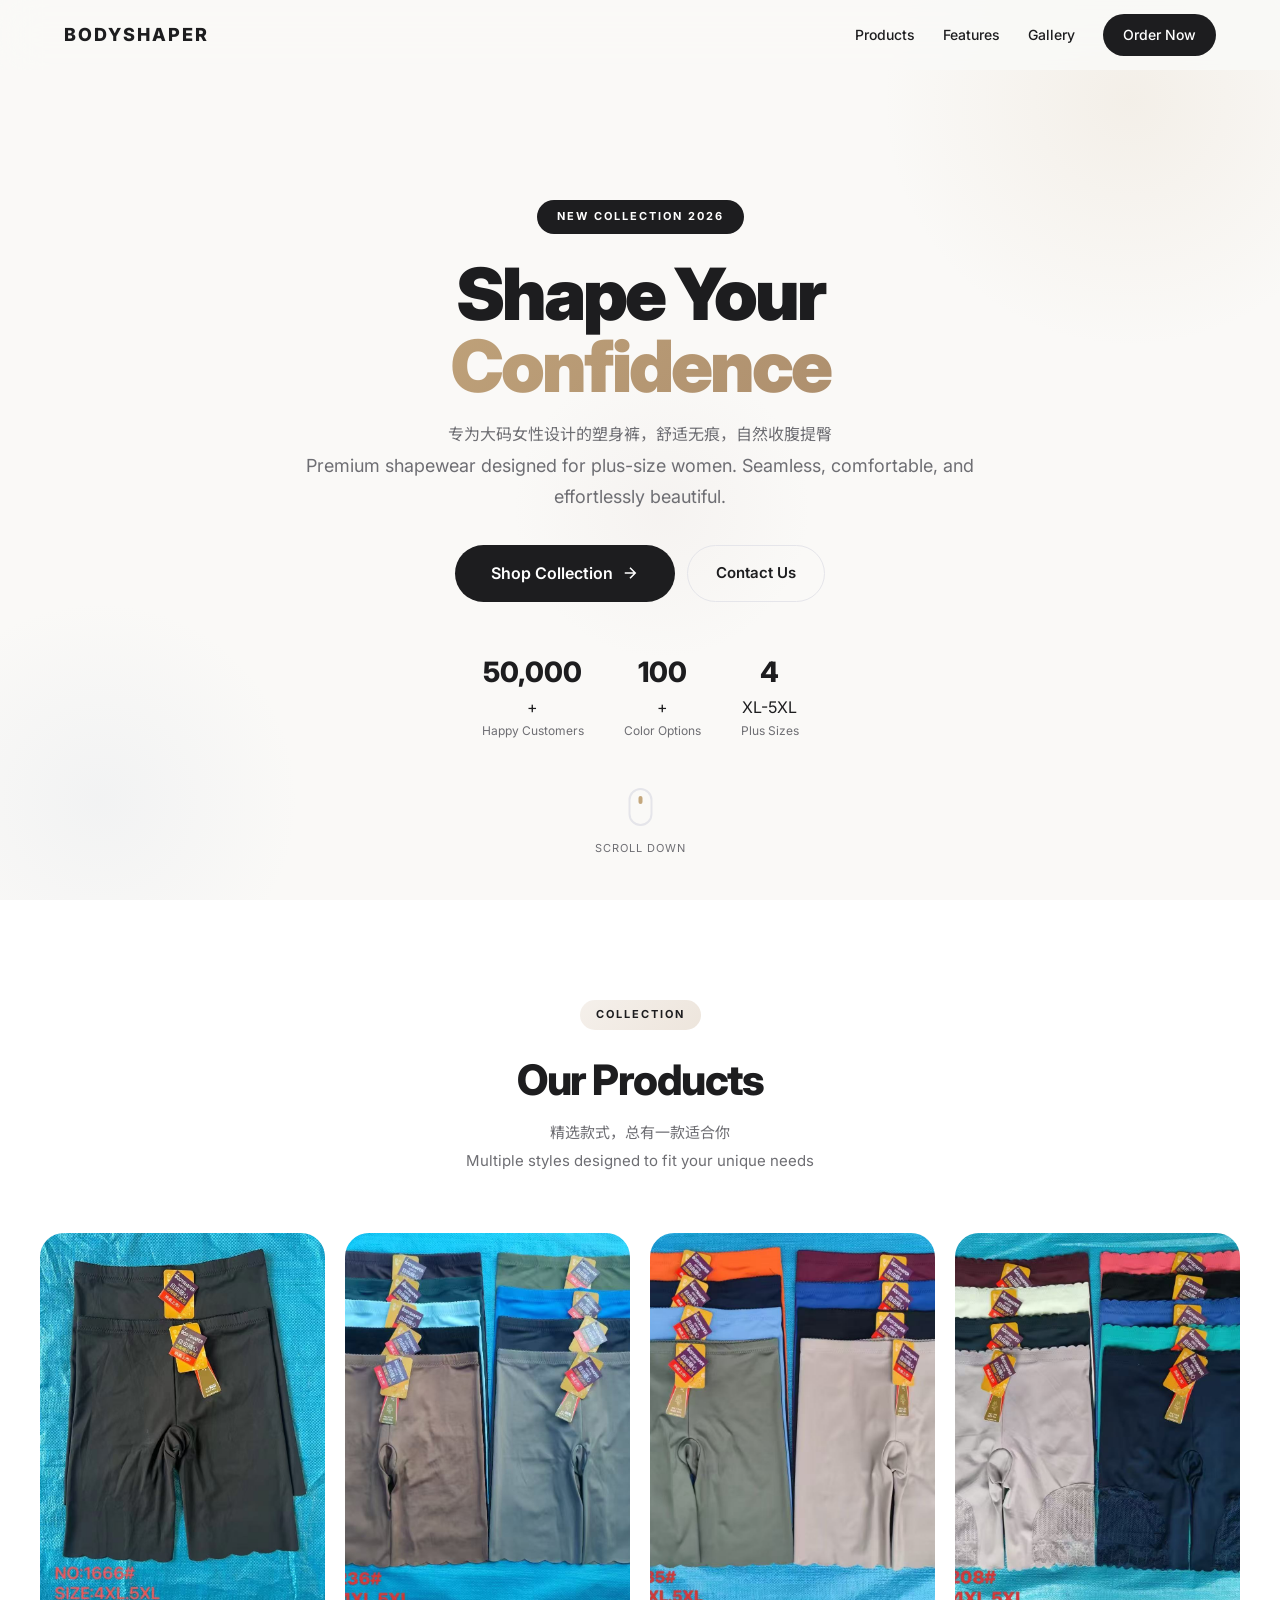
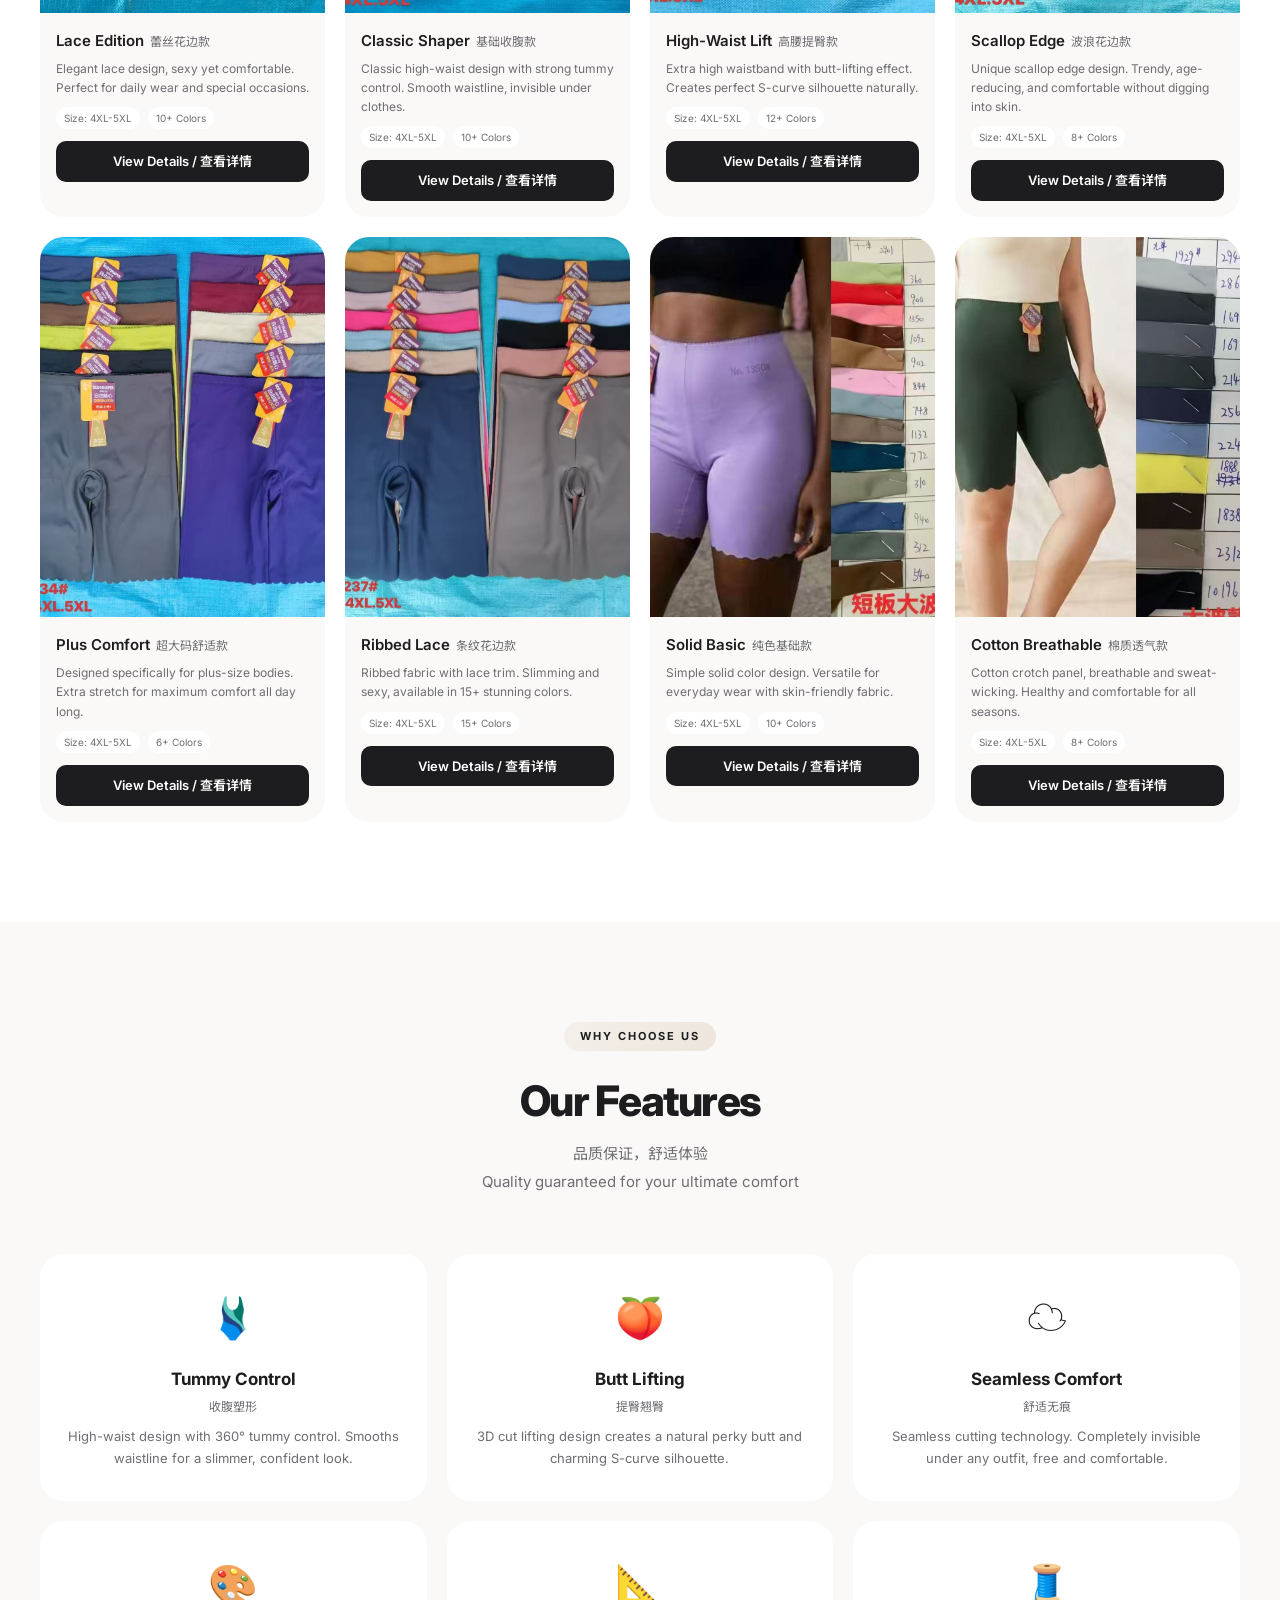
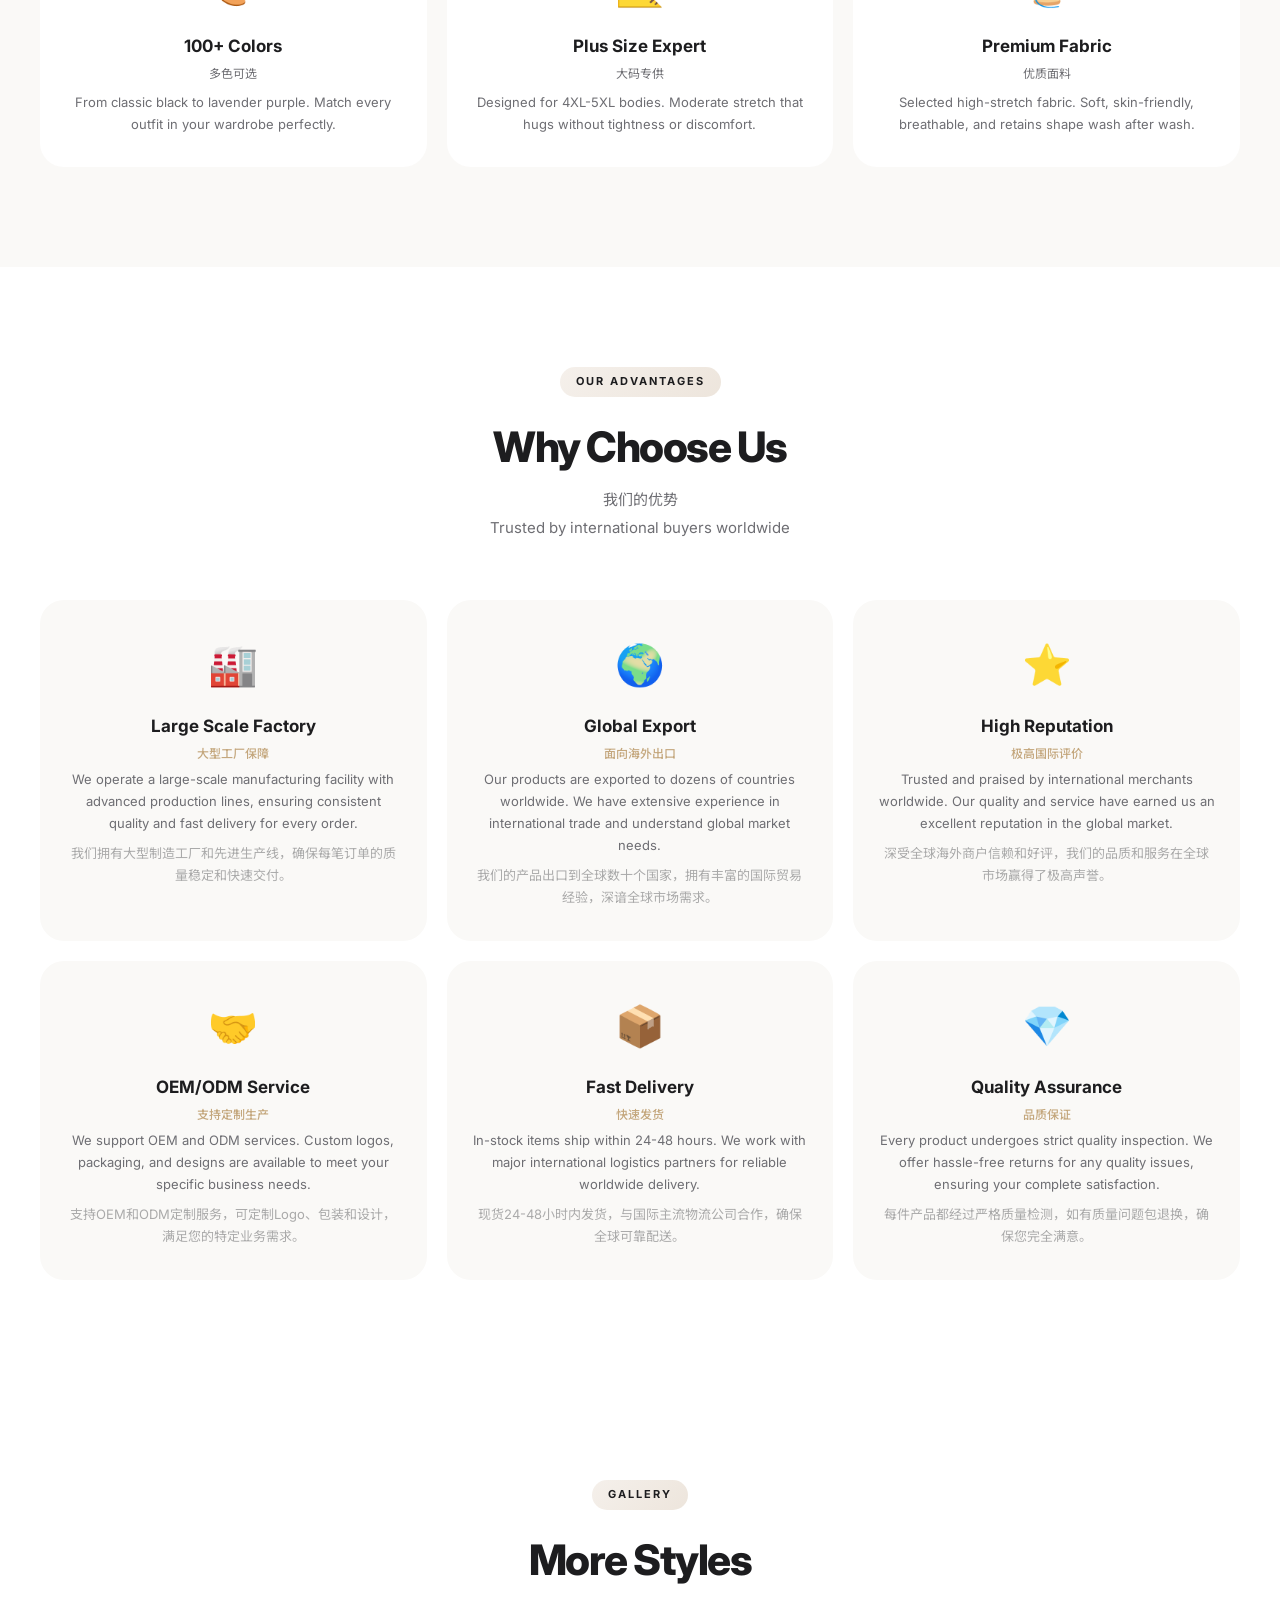
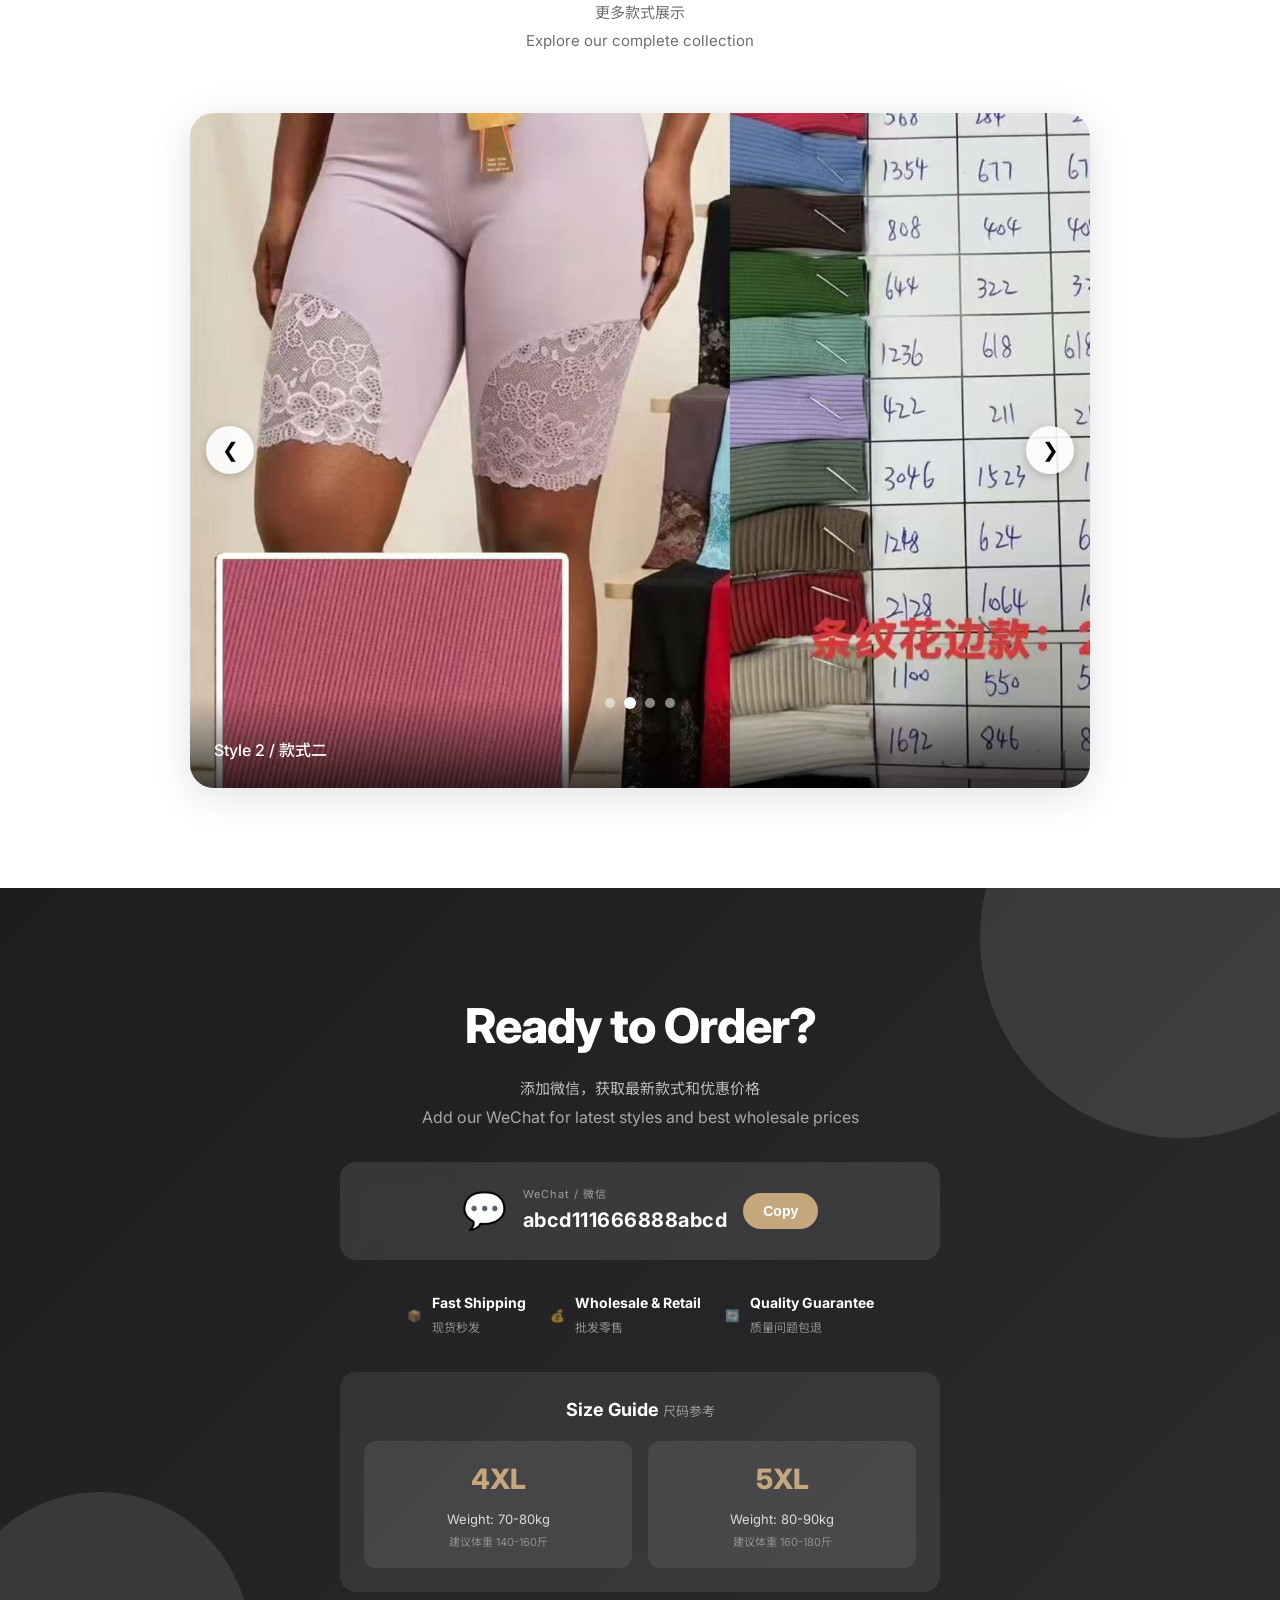
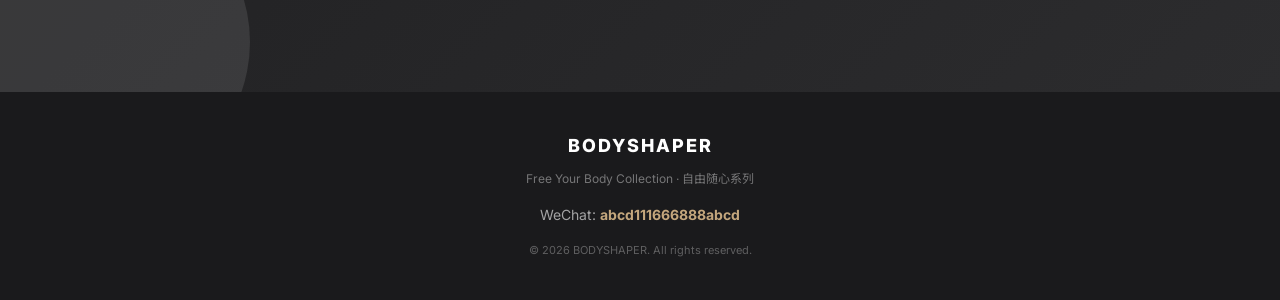
<file: index.html>
<!DOCTYPE html>
<html lang="en">
<head>
    <meta charset="UTF-8">
    <meta name="viewport" content="width=device-width, initial-scale=1.0, maximum-scale=1.0, user-scalable=no">
    <title>BODYSHAPER | Plus Size Shapewear | 自由随心系列</title>
    <link rel="stylesheet" href="styles.css">
    <link href="https://fonts.googleapis.com/css2?family=Inter:wght@300;400;500;600;700;800;900&family=Noto+Sans+SC:wght@300;400;500;700&display=swap" rel="stylesheet">
</head>
<body>
    <!-- 加载动画 -->
    <div class="preloader" id="preloader">
        <div class="preloader-content">
            <div class="preloader-logo">BODYSHAPER</div>
            <div class="preloader-bar"></div>
        </div>
    </div>

    <!-- 导航栏 -->
    <nav class="navbar" id="navbar">
        <div class="nav-content">
            <div class="logo">BODYSHAPER</div>
            <div class="nav-links">
                <a href="#products">Products</a>
                <a href="#features">Features</a>
                <a href="#gallery">Gallery</a>
                <a href="#contact" class="btn-nav">Order Now</a>
            </div>
            <div class="mobile-menu" id="mobileMenu">
                <span></span><span></span><span></span>
            </div>
        </div>
    </nav>

    <!-- 移动端菜单 -->
    <div class="mobile-nav" id="mobileNav">
        <a href="#products">Products</a>
        <a href="#features">Features</a>
        <a href="#gallery">Gallery</a>
        <a href="#contact" class="btn-primary">Order Now</a>
    </div>

    <!-- 英雄区域 -->
    <section class="hero" id="hero">
        <div class="hero-bg">
            <div class="hero-circle hero-circle-1"></div>
            <div class="hero-circle hero-circle-2"></div>
            <div class="hero-circle hero-circle-3"></div>
        </div>
        <div class="hero-content">
            <div class="hero-badge">NEW COLLECTION 2026</div>
            <h1>
                <span class="hero-line">Shape Your</span>
                <span class="hero-line gradient-text">Confidence</span>
            </h1>
            <p class="hero-subtitle-cn">专为大码女性设计的塑身裤，舒适无痕，自然收腹提臀</p>
            <p class="hero-subtitle">Premium shapewear designed for plus-size women. Seamless, comfortable, and effortlessly beautiful.</p>
            <div class="hero-buttons">
                <a href="#products" class="btn-primary btn-large">
                    <span>Shop Collection</span>
                    <svg width="18" height="18" viewBox="0 0 24 24" fill="none" stroke="currentColor" stroke-width="2"><path d="M5 12h14M12 5l7 7-7 7"/></svg>
                </a>
                <a href="#contact" class="btn-secondary">Contact Us</a>
            </div>
            <div class="hero-stats">
                <div class="stat">
                    <span class="stat-number" data-count="50000">0</span>+
                    <span class="stat-label">Happy Customers</span>
                </div>
                <div class="stat">
                    <span class="stat-number" data-count="100">0</span>+
                    <span class="stat-label">Color Options</span>
                </div>
                <div class="stat">
                    <span class="stat-number" data-count="4">0</span>XL-5XL
                    <span class="stat-label">Plus Sizes</span>
                </div>
            </div>
        </div>
    </section>

    <!-- 滚动提示 -->
    <div class="scroll-indicator">
        <div class="scroll-mouse">
            <div class="scroll-wheel"></div>
        </div>
        <span>Scroll Down</span>
    </div>

    <!-- 产品系列 -->
    <section id="products" class="products">
        <div class="section-header">
            <div class="section-tag">COLLECTION</div>
            <h2>Our Products</h2>
            <p class="section-subtitle-cn">精选款式，总有一款适合你</p>
            <p>Multiple styles designed to fit your unique needs</p>
        </div>
        <div class="products-grid">
            <!-- 款式1 -->
            <a href="product.html?img=product-1.jpg" class="product-card" data-aos="fade-up">
                <div class="product-image">
                    <img src="product-1.jpg" alt="Lace Shapewear">
                    <div class="product-overlay">
                        <span class="product-badge">HOT</span>
                        <span class="btn-quick-view">View Details</span>
                    </div>
                </div>
                <div class="product-info">
                    <h3>Lace Edition <span class="product-cn">蕾丝花边款</span></h3>
                    <p>Elegant lace design, sexy yet comfortable. Perfect for daily wear and special occasions.</p>
                    <div class="product-meta">
                        <span>Size: 4XL-5XL</span>
                        <span>10+ Colors</span>
                    </div>
                    <span class="btn-product">View Details / 查看详情</span>
                </div>
            </a>

            <!-- 款式2 -->
            <a href="product.html?img=product-2.jpg" class="product-card" data-aos="fade-up" data-aos-delay="100">
                <div class="product-image">
                    <img src="product-2.jpg" alt="Classic Shaper">
                    <div class="product-overlay">
                        <span class="btn-quick-view">View Details</span>
                    </div>
                </div>
                <div class="product-info">
                    <h3>Classic Shaper <span class="product-cn">基础收腹款</span></h3>
                    <p>Classic high-waist design with strong tummy control. Smooth waistline, invisible under clothes.</p>
                    <div class="product-meta">
                        <span>Size: 4XL-5XL</span>
                        <span>10+ Colors</span>
                    </div>
                    <span class="btn-product">View Details / 查看详情</span>
                </div>
            </a>

            <!-- 款式3 -->
            <a href="product.html?img=product-3.jpg" class="product-card" data-aos="fade-up" data-aos-delay="200">
                <div class="product-image">
                    <img src="product-3.jpg" alt="High-Waist Lift">
                    <div class="product-overlay">
                        <span class="product-badge new">NEW</span>
                        <span class="btn-quick-view">View Details</span>
                    </div>
                </div>
                <div class="product-info">
                    <h3>High-Waist Lift <span class="product-cn">高腰提臀款</span></h3>
                    <p>Extra high waistband with butt-lifting effect. Creates perfect S-curve silhouette naturally.</p>
                    <div class="product-meta">
                        <span>Size: 4XL-5XL</span>
                        <span>12+ Colors</span>
                    </div>
                    <span class="btn-product">View Details / 查看详情</span>
                </div>
            </a>

            <!-- 款式4 -->
            <a href="product.html?img=product-4.jpg" class="product-card" data-aos="fade-up">
                <div class="product-image">
                    <img src="product-4.jpg" alt="Scallop Edge">
                    <div class="product-overlay">
                        <span class="btn-quick-view">View Details</span>
                    </div>
                </div>
                <div class="product-info">
                    <h3>Scallop Edge <span class="product-cn">波浪花边款</span></h3>
                    <p>Unique scallop edge design. Trendy, age-reducing, and comfortable without digging into skin.</p>
                    <div class="product-meta">
                        <span>Size: 4XL-5XL</span>
                        <span>8+ Colors</span>
                    </div>
                    <span class="btn-product">View Details / 查看详情</span>
                </div>
            </a>

            <!-- 款式5 -->
            <a href="product.html?img=product-5.jpg" class="product-card" data-aos="fade-up" data-aos-delay="100">
                <div class="product-image">
                    <img src="product-5.jpg" alt="Plus Comfort">
                    <div class="product-overlay">
                        <span class="btn-quick-view">View Details</span>
                    </div>
                </div>
                <div class="product-info">
                    <h3>Plus Comfort <span class="product-cn">超大码舒适款</span></h3>
                    <p>Designed specifically for plus-size bodies. Extra stretch for maximum comfort all day long.</p>
                    <div class="product-meta">
                        <span>Size: 4XL-5XL</span>
                        <span>6+ Colors</span>
                    </div>
                    <span class="btn-product">View Details / 查看详情</span>
                </div>
            </a>

            <!-- 款式6 -->
            <a href="product.html?img=product-6.jpg" class="product-card" data-aos="fade-up" data-aos-delay="200">
                <div class="product-image">
                    <img src="product-6.jpg" alt="Ribbed Lace">
                    <div class="product-overlay">
                        <span class="product-badge">BEST SELLER</span>
                        <span class="btn-quick-view">View Details</span>
                    </div>
                </div>
                <div class="product-info">
                    <h3>Ribbed Lace <span class="product-cn">条纹花边款</span></h3>
                    <p>Ribbed fabric with lace trim. Slimming and sexy, available in 15+ stunning colors.</p>
                    <div class="product-meta">
                        <span>Size: 4XL-5XL</span>
                        <span>15+ Colors</span>
                    </div>
                    <span class="btn-product">View Details / 查看详情</span>
                </div>
            </a>

            <!-- 款式7 -->
            <a href="product.html?img=product-7.jpg" class="product-card" data-aos="fade-up">
                <div class="product-image">
                    <img src="product-7.jpg" alt="Solid Basic">
                    <div class="product-overlay">
                        <span class="btn-quick-view">View Details</span>
                    </div>
                </div>
                <div class="product-info">
                    <h3>Solid Basic <span class="product-cn">纯色基础款</span></h3>
                    <p>Simple solid color design. Versatile for everyday wear with skin-friendly fabric.</p>
                    <div class="product-meta">
                        <span>Size: 4XL-5XL</span>
                        <span>10+ Colors</span>
                    </div>
                    <span class="btn-product">View Details / 查看详情</span>
                </div>
            </a>

            <!-- 款式8 -->
            <a href="product.html?img=product-8.jpg" class="product-card" data-aos="fade-up" data-aos-delay="100">
                <div class="product-image">
                    <img src="product-8.jpg" alt="Cotton Breathable">
                    <div class="product-overlay">
                        <span class="btn-quick-view">View Details</span>
                    </div>
                </div>
                <div class="product-info">
                    <h3>Cotton Breathable <span class="product-cn">棉质透气款</span></h3>
                    <p>Cotton crotch panel, breathable and sweat-wicking. Healthy and comfortable for all seasons.</p>
                    <div class="product-meta">
                        <span>Size: 4XL-5XL</span>
                        <span>8+ Colors</span>
                    </div>
                    <span class="btn-product">View Details / 查看详情</span>
                </div>
            </a>
        </div>
    </section>

    <!-- 产品特点 -->
    <section id="features" class="features">
        <div class="section-header">
            <div class="section-tag">WHY CHOOSE US</div>
            <h2>Our Features</h2>
            <p class="section-subtitle-cn">品质保证，舒适体验</p>
            <p>Quality guaranteed for your ultimate comfort</p>
        </div>
        <div class="features-grid">
            <div class="feature-card" data-aos="fade-up">
                <div class="feature-icon">🩱</div>
                <h3>Tummy Control</h3>
                <p class="feature-cn">收腹塑形</p>
                <p>High-waist design with 360° tummy control. Smooths waistline for a slimmer, confident look.</p>
            </div>
            <div class="feature-card" data-aos="fade-up" data-aos-delay="100">
                <div class="feature-icon">🍑</div>
                <h3>Butt Lifting</h3>
                <p class="feature-cn">提臀翘臀</p>
                <p>3D cut lifting design creates a natural perky butt and charming S-curve silhouette.</p>
            </div>
            <div class="feature-card" data-aos="fade-up" data-aos-delay="200">
                <div class="feature-icon">☁️</div>
                <h3>Seamless Comfort</h3>
                <p class="feature-cn">舒适无痕</p>
                <p>Seamless cutting technology. Completely invisible under any outfit, free and comfortable.</p>
            </div>
            <div class="feature-card" data-aos="fade-up">
                <div class="feature-icon">🎨</div>
                <h3>100+ Colors</h3>
                <p class="feature-cn">多色可选</p>
                <p>From classic black to lavender purple. Match every outfit in your wardrobe perfectly.</p>
            </div>
            <div class="feature-card" data-aos="fade-up" data-aos-delay="100">
                <div class="feature-icon">📐</div>
                <h3>Plus Size Expert</h3>
                <p class="feature-cn">大码专供</p>
                <p>Designed for 4XL-5XL bodies. Moderate stretch that hugs without tightness or discomfort.</p>
            </div>
            <div class="feature-card" data-aos="fade-up" data-aos-delay="200">
                <div class="feature-icon">🧵</div>
                <h3>Premium Fabric</h3>
                <p class="feature-cn">优质面料</p>
                <p>Selected high-stretch fabric. Soft, skin-friendly, breathable, and retains shape wash after wash.</p>
            </div>
        </div>
    </section>

    <!-- 公司优势 -->
    <section class="advantages">
        <div class="section-header">
            <div class="section-tag">OUR ADVANTAGES</div>
            <h2>Why Choose Us</h2>
            <p class="section-subtitle-cn">我们的优势</p>
            <p>Trusted by international buyers worldwide</p>
        </div>
        <div class="advantages-grid">
            <div class="advantage-card" data-aos="fade-up">
                <div class="advantage-icon">🏭</div>
                <h3>Large Scale Factory <span class="advantage-cn">大型工厂保障</span></h3>
                <p>We operate a large-scale manufacturing facility with advanced production lines, ensuring consistent quality and fast delivery for every order.</p>
                <p class="advantage-desc-cn">我们拥有大型制造工厂和先进生产线，确保每笔订单的质量稳定和快速交付。</p>
            </div>
            <div class="advantage-card" data-aos="fade-up" data-aos-delay="100">
                <div class="advantage-icon">🌍</div>
                <h3>Global Export <span class="advantage-cn">面向海外出口</span></h3>
                <p>Our products are exported to dozens of countries worldwide. We have extensive experience in international trade and understand global market needs.</p>
                <p class="advantage-desc-cn">我们的产品出口到全球数十个国家，拥有丰富的国际贸易经验，深谙全球市场需求。</p>
            </div>
            <div class="advantage-card" data-aos="fade-up" data-aos-delay="200">
                <div class="advantage-icon">⭐</div>
                <h3>High Reputation <span class="advantage-cn">极高国际评价</span></h3>
                <p>Trusted and praised by international merchants worldwide. Our quality and service have earned us an excellent reputation in the global market.</p>
                <p class="advantage-desc-cn">深受全球海外商户信赖和好评，我们的品质和服务在全球市场赢得了极高声誉。</p>
            </div>
            <div class="advantage-card" data-aos="fade-up">
                <div class="advantage-icon">🤝</div>
                <h3>OEM/ODM Service <span class="advantage-cn">支持定制生产</span></h3>
                <p>We support OEM and ODM services. Custom logos, packaging, and designs are available to meet your specific business needs.</p>
                <p class="advantage-desc-cn">支持OEM和ODM定制服务，可定制Logo、包装和设计，满足您的特定业务需求。</p>
            </div>
            <div class="advantage-card" data-aos="fade-up" data-aos-delay="100">
                <div class="advantage-icon">📦</div>
                <h3>Fast Delivery <span class="advantage-cn">快速发货</span></h3>
                <p>In-stock items ship within 24-48 hours. We work with major international logistics partners for reliable worldwide delivery.</p>
                <p class="advantage-desc-cn">现货24-48小时内发货，与国际主流物流公司合作，确保全球可靠配送。</p>
            </div>
            <div class="advantage-card" data-aos="fade-up" data-aos-delay="200">
                <div class="advantage-icon">💎</div>
                <h3>Quality Assurance <span class="advantage-cn">品质保证</span></h3>
                <p>Every product undergoes strict quality inspection. We offer hassle-free returns for any quality issues, ensuring your complete satisfaction.</p>
                <p class="advantage-desc-cn">每件产品都经过严格质量检测，如有质量问题包退换，确保您完全满意。</p>
            </div>
        </div>
    </section>

    <!-- 图片画廊 - 静态幻灯片 -->
    <section id="gallery" class="gallery">
        <div class="section-header">
            <div class="section-tag">GALLERY</div>
            <h2>More Styles</h2>
            <p class="section-subtitle-cn">更多款式展示</p>
            <p>Explore our complete collection</p>
        </div>
        <div class="slideshow-container">
            <div class="slideshow">
                <div class="slide active">
                    <img src="product-9.jpg" alt="Style 1">
                    <div class="slide-caption">Style 1 / 款式一</div>
                </div>
                <div class="slide">
                    <img src="product-10.jpg" alt="Style 2">
                    <div class="slide-caption">Style 2 / 款式二</div>
                </div>
                <div class="slide">
                    <img src="product-4.jpg" alt="Style 3">
                    <div class="slide-caption">Style 3 / 款式三</div>
                </div>
                <div class="slide">
                    <img src="product-6.jpg" alt="Style 4">
                    <div class="slide-caption">Style 4 / 款式四</div>
                </div>
            </div>
            <button class="slide-btn prev" onclick="changeSlide(-1)">❮</button>
            <button class="slide-btn next" onclick="changeSlide(1)">❯</button>
            <div class="slide-dots">
                <span class="dot active" onclick="currentSlide(0)"></span>
                <span class="dot" onclick="currentSlide(1)"></span>
                <span class="dot" onclick="currentSlide(2)"></span>
                <span class="dot" onclick="currentSlide(3)"></span>
            </div>
        </div>
    </section>

    <!-- CTA联系区域 -->
    <section id="contact" class="cta">
        <div class="cta-bg">
            <div class="cta-circle cta-circle-1"></div>
            <div class="cta-circle cta-circle-2"></div>
        </div>
        <div class="cta-content">
            <h2>Ready to Order?</h2>
            <p class="cta-subtitle-cn">添加微信，获取最新款式和优惠价格</p>
            <p class="cta-subtitle">Add our WeChat for latest styles and best wholesale prices</p>

            <div class="wechat-box">
                <div class="wechat-icon">💬</div>
                <div class="wechat-info">
                    <span class="wechat-label">WeChat / 微信</span>
                    <span class="wechat-id" id="wechatId">abcd111666888abcd</span>
                </div>
                <button class="btn-copy" onclick="copyWechat()">
                    <span class="copy-text">Copy</span>
                    <span class="copy-success">Copied!</span>
                </button>
            </div>

            <div class="cta-features">
                <div class="cta-feature">
                    <span class="cta-feature-icon">📦</span>
                    <div>
                        <strong>Fast Shipping</strong>
                        <span>现货秒发</span>
                    </div>
                </div>
                <div class="cta-feature">
                    <span class="cta-feature-icon">💰</span>
                    <div>
                        <strong>Wholesale & Retail</strong>
                        <span>批发零售</span>
                    </div>
                </div>
                <div class="cta-feature">
                    <span class="cta-feature-icon">🔄</span>
                    <div>
                        <strong>Quality Guarantee</strong>
                        <span>质量问题包退</span>
                    </div>
                </div>
            </div>

            <div class="size-guide">
                <h3>Size Guide <span class="size-cn">尺码参考</span></h3>
                <div class="size-table">
                    <div class="size-item">
                        <span class="size-label">4XL</span>
                        <span class="size-desc">Weight: 70-80kg</span>
                        <span class="size-desc-cn">建议体重 140-160斤</span>
                    </div>
                    <div class="size-item">
                        <span class="size-label">5XL</span>
                        <span class="size-desc">Weight: 80-90kg</span>
                        <span class="size-desc-cn">建议体重 160-180斤</span>
                    </div>
                </div>
            </div>
        </div>
    </section>

    <!-- 页脚 -->
    <footer class="footer">
        <div class="footer-content">
            <div class="footer-logo">BODYSHAPER</div>
            <p class="footer-tagline">Free Your Body Collection · 自由随心系列</p>
            <div class="footer-contact">
                <p>WeChat: <strong>abcd111666888abcd</strong></p>
            </div>
            <p class="footer-copyright">© 2026 BODYSHAPER. All rights reserved.</p>
        </div>
    </footer>

    <!-- 返回顶部 -->
    <button class="back-to-top" id="backToTop">
        <svg width="24" height="24" viewBox="0 0 24 24" fill="none" stroke="currentColor" stroke-width="2"><path d="M18 15l-6-6-6 6"/></svg>
    </button>

    <script src="script.js"></script>
</body>
</html>
</file>
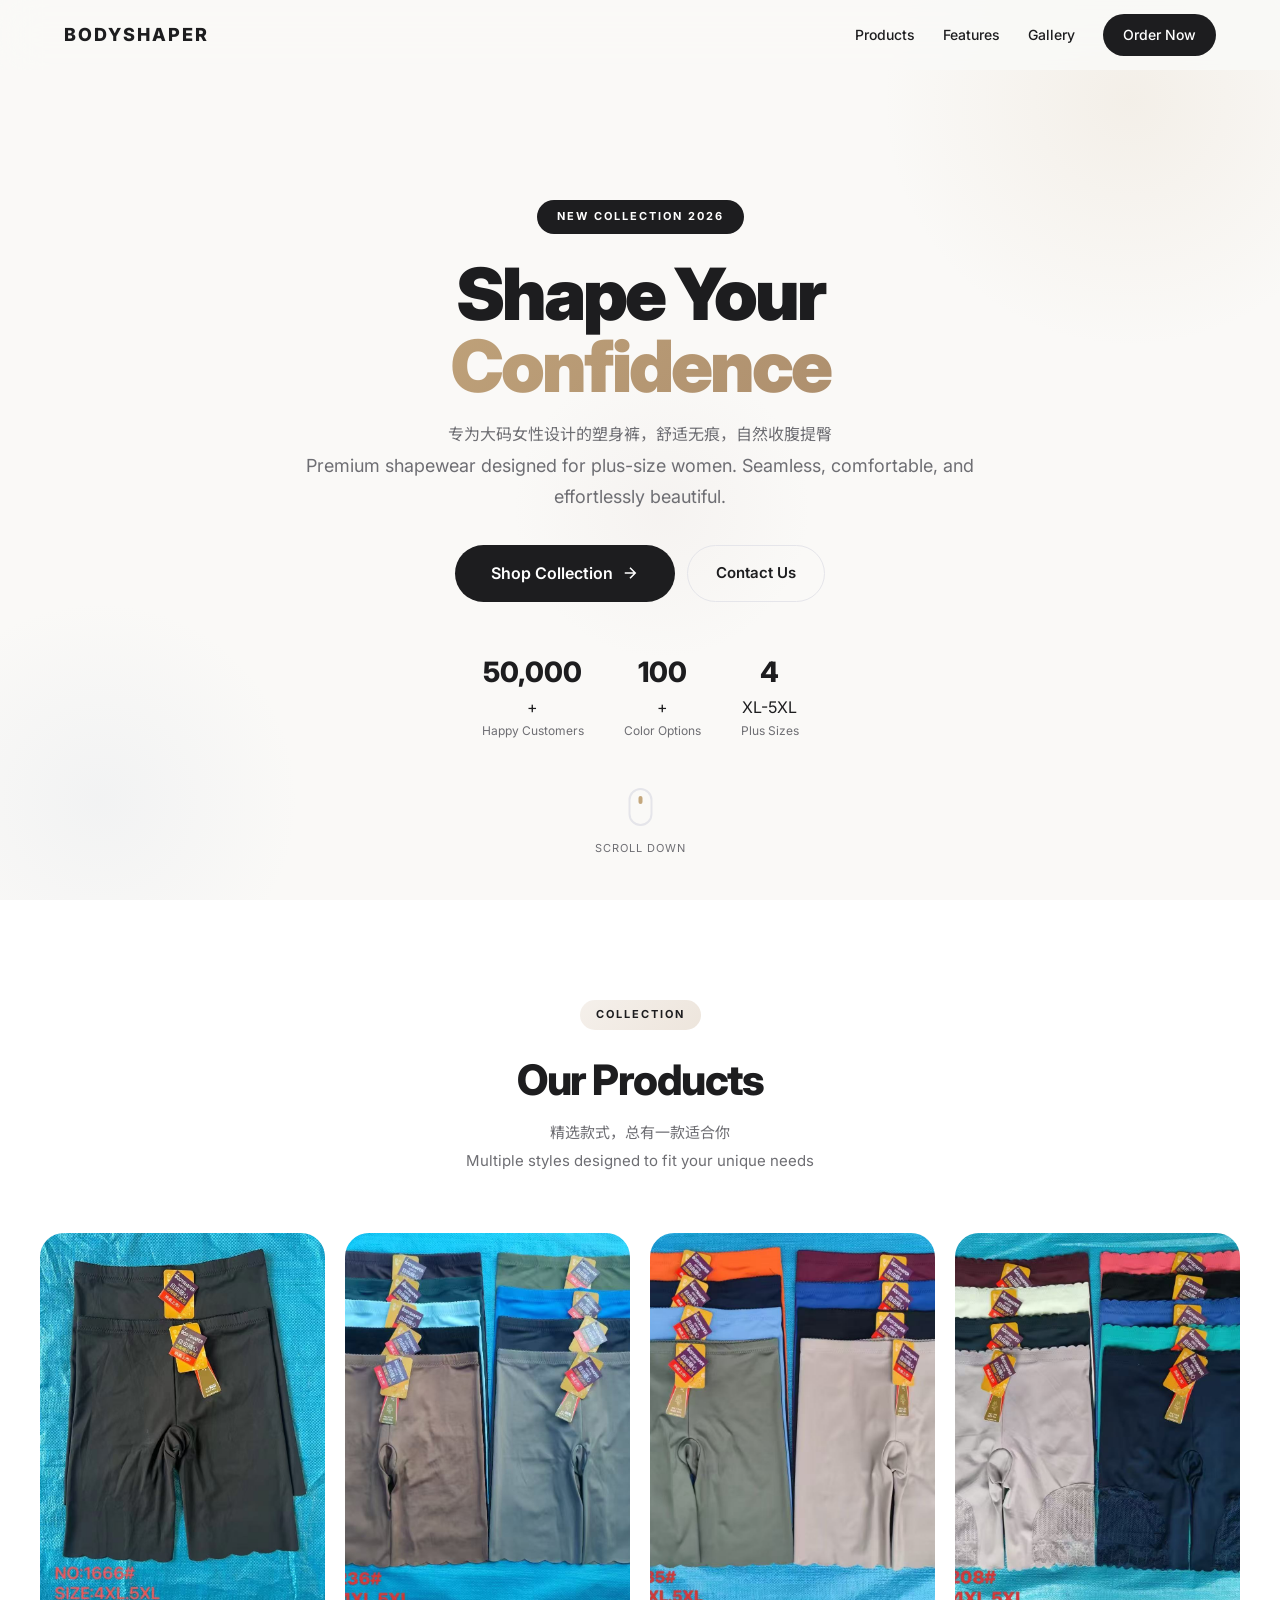
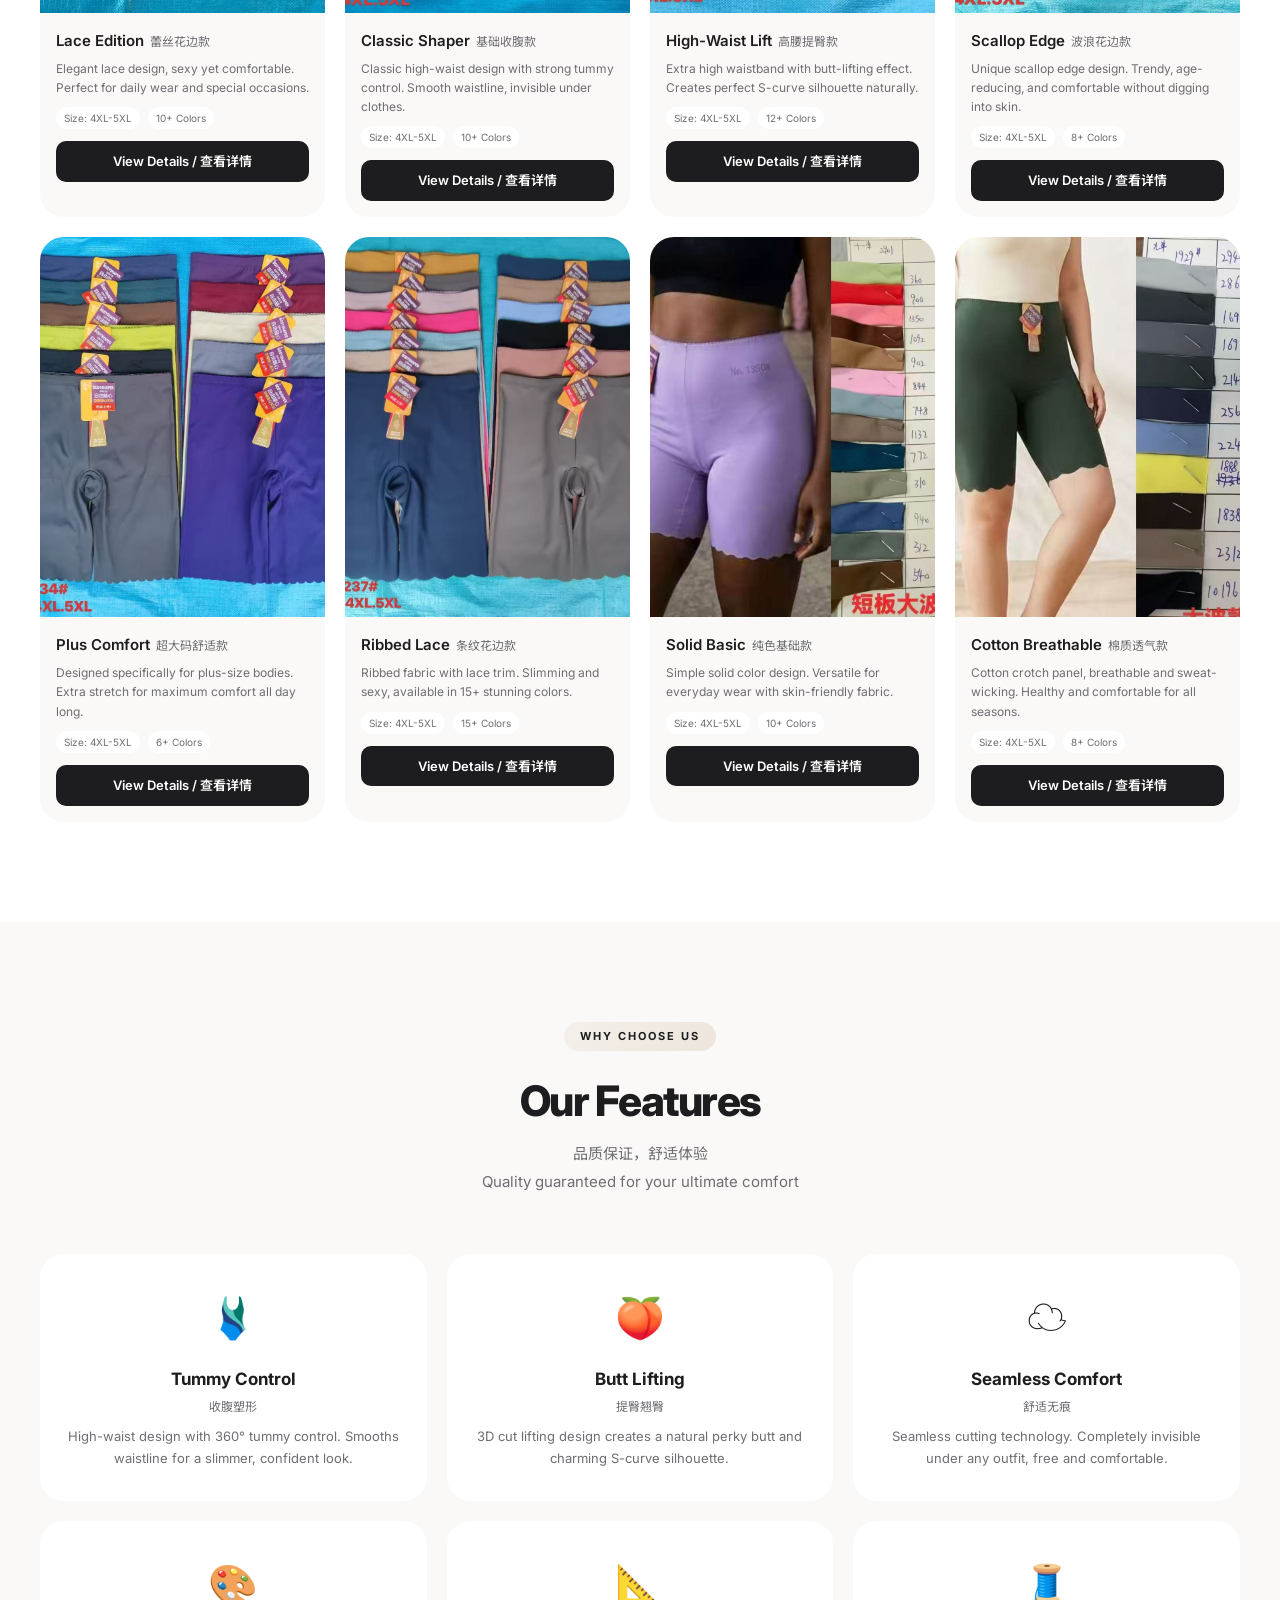
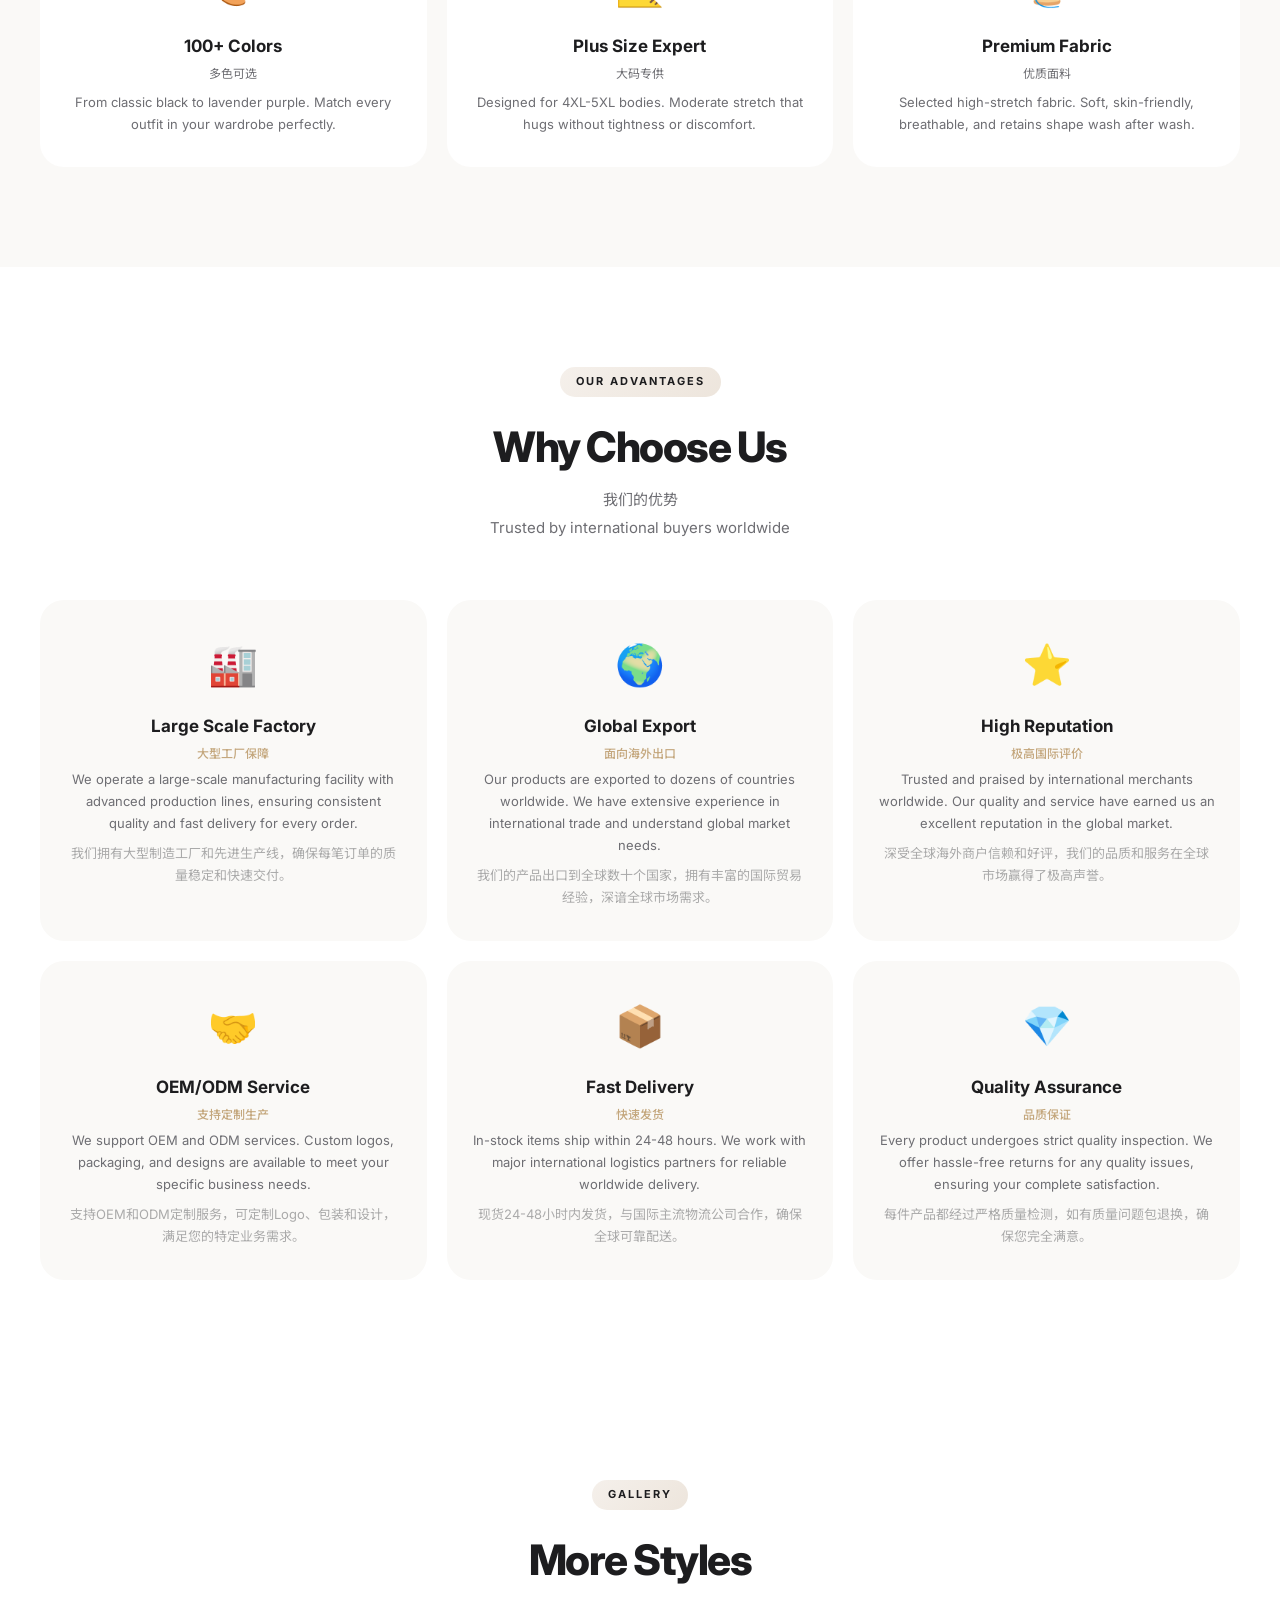
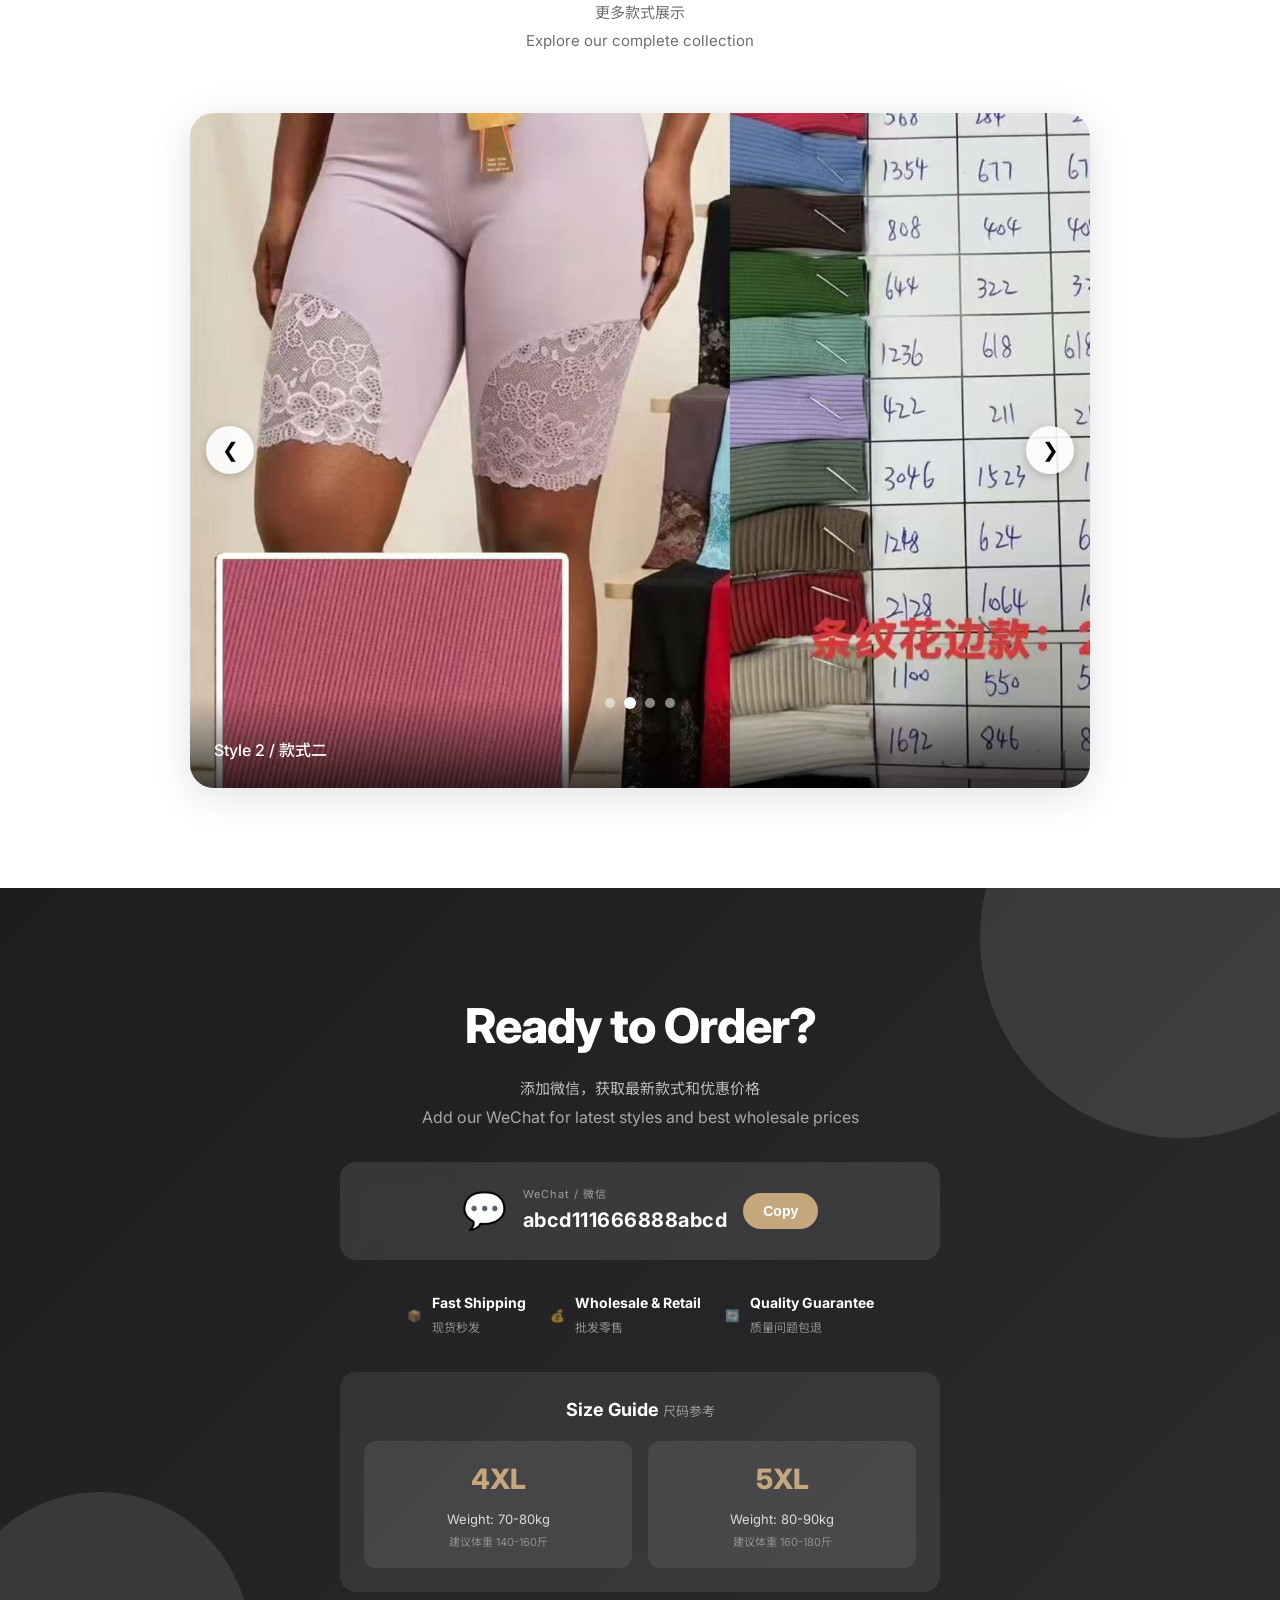
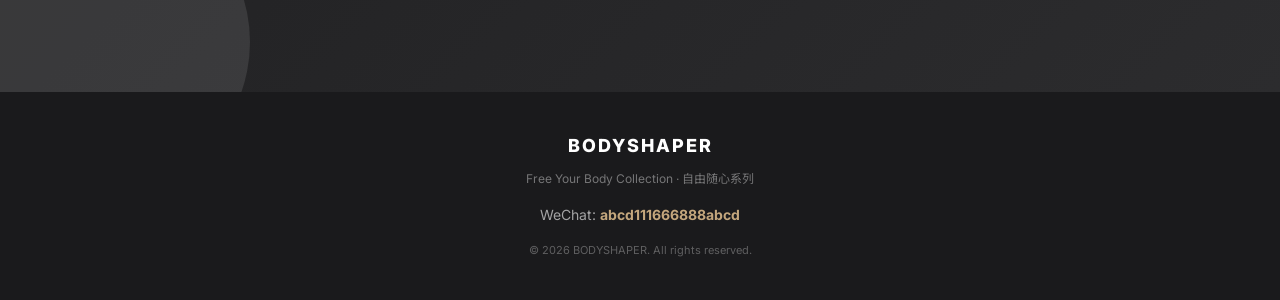
<file: product.html>
<!DOCTYPE html>
<html lang="en">
<head>
    <meta charset="UTF-8">
    <meta name="viewport" content="width=device-width, initial-scale=1.0, maximum-scale=1.0, user-scalable=no">
    <title>BODYSHAPER | Product Detail</title>
    <link rel="stylesheet" href="styles.css">
    <link href="https://fonts.googleapis.com/css2?family=Inter:wght@300;400;500;600;700;800;900&family=Noto+Sans+SC:wght@300;400;500;700&display=swap" rel="stylesheet">
</head>
<body>
    <!-- 导航栏 -->
    <nav class="navbar" id="navbar">
        <div class="nav-content">
            <a href="javascript:history.back()" class="back-link">
                <svg width="20" height="20" viewBox="0 0 24 24" fill="none" stroke="currentColor" stroke-width="2"><path d="M19 12H5M12 19l-7-7 7-7"/></svg>
                <span>Back / 返回</span>
            </a>
            <div class="logo">BODYSHAPER</div>
            <a href="index.html#contact" class="btn-nav">Order Now</a>
        </div>
    </nav>

    <!-- 商品详情 -->
    <section class="product-detail">
        <div class="product-detail-content">
            <!-- 左侧图片 -->
            <div class="product-detail-gallery">
                <div class="main-image">
                    <img src="" alt="Product" id="mainImage">
                </div>
                <div class="thumbnail-list" id="thumbnailList">
                    <!-- 动态生成缩略图 -->
                </div>
            </div>

            <!-- 右侧信息 -->
            <div class="product-detail-info">
                <div class="product-detail-badge" id="productBadge">HOT</div>
                <h1 id="productTitle">Product Name</h1>
                <p class="product-detail-cn" id="productTitleCn">中文名称</p>

                <div class="product-detail-rating">
                    <span class="stars">★★★★★</span>
                    <span class="rating-text">4.9 (2,847 reviews) / 4.9分 (2847条评价)</span>
                </div>

                <div class="product-detail-description" id="productDescription">
                    <!-- 动态生成描述 -->
                </div>

                <div class="product-detail-specs">
                    <h3>Specifications / 产品规格</h3>
                    <div class="spec-list">
                        <div class="spec-item">
                            <span class="spec-label">Size Range / 尺码范围</span>
                            <span class="spec-value">4XL - 5XL</span>
                        </div>
                        <div class="spec-item">
                            <span class="spec-label">Material / 材质</span>
                            <span class="spec-value">85% Nylon + 15% Spandex</span>
                        </div>
                        <div class="spec-item">
                            <span class="spec-label">Colors Available / 可选颜色</span>
                            <span class="spec-value" id="colorCount">10+ Colors</span>
                        </div>
                        <div class="spec-item">
                            <span class="spec-label">MOQ / 最小起订量</span>
                            <span class="spec-value">50 pcs / 50件起订</span>
                        </div>
                    </div>
                </div>

                <div class="product-detail-colors">
                    <h3>Available Colors / 可选颜色</h3>
                    <div class="color-options" id="colorOptions">
                        <!-- 动态生成颜色选项 -->
                    </div>
                </div>

                <div class="product-detail-features">
                    <div class="detail-feature">
                        <span>✓</span>
                        <span>Seamless Design / 无痕设计</span>
                    </div>
                    <div class="detail-feature">
                        <span>✓</span>
                        <span>High-Waist Control / 高腰收腹</span>
                    </div>
                    <div class="detail-feature">
                        <span>✓</span>
                        <span>Butt Lifting Effect / 提臀效果</span>
                    </div>
                    <div class="detail-feature">
                        <span>✓</span>
                        <span>Breathable Fabric / 透气面料</span>
                    </div>
                </div>

                <div class="product-detail-cta">
                    <a href="index.html#contact" class="btn-primary btn-large">
                        <span>Contact to Order / 联系订购</span>
                        <svg width="18" height="18" viewBox="0 0 24 24" fill="none" stroke="currentColor" stroke-width="2"><path d="M5 12h14M12 5l7 7-7 7"/></svg>
                    </a>
                    <div class="cta-subtext">
                        <span>WeChat: <strong>abcd111666888abcd</strong></span>
                    </div>
                </div>
            </div>
        </div>
    </section>

    <!-- 相关推荐 -->
    <section class="related-products">
        <div class="section-header">
            <div class="section-tag">RELATED</div>
            <h2>You May Also Like</h2>
            <p class="section-subtitle-cn">你可能还喜欢</p>
        </div>
        <div class="related-grid" id="relatedGrid">
            <!-- 动态生成相关产品 -->
        </div>
    </section>

    <!-- 页脚 -->
    <footer class="footer">
        <div class="footer-content">
            <div class="footer-logo">BODYSHAPER</div>
            <p class="footer-tagline">Free Your Body Collection · 自由随心系列</p>
            <div class="footer-contact">
                <p>WeChat: <strong>abcd111666888abcd</strong></p>
            </div>
            <p class="footer-copyright">© 2026 BODYSHAPER. All rights reserved.</p>
        </div>
    </footer>

    <script src="product.js"></script>
</body>
</html>
</file>
<file: styles.css>
/* 全局重置 */
* { margin: 0; padding: 0; box-sizing: border-box; }
html { scroll-behavior: smooth; font-size: 16px; }

body {
    font-family: 'Inter', 'Noto Sans SC', -apple-system, BlinkMacSystemFont, 'Segoe UI', sans-serif;
    color: #1d1d1f;
    background: #faf9f7;
    line-height: 1.6;
    overflow-x: hidden;
    -webkit-font-smoothing: antialiased;
    -moz-osx-font-smoothing: grayscale;
}

/* 变量 */
:root {
    --primary: #1d1d1f;
    --primary-light: #636366;
    --accent: #C4A77D;
    --accent-dark: #A8896A;
    --bg: #faf9f7;
    --card: #ffffff;
    --text: #1d1d1f;
    --text-secondary: #6e6e73;
    --border: #e5e5ea;
    --shadow: 0 4px 20px rgba(0,0,0,0.08);
    --shadow-lg: 0 8px 40px rgba(0,0,0,0.12);
    --shadow-xl: 0 20px 60px rgba(0,0,0,0.15);
    --radius: 16px;
    --radius-lg: 24px;
    --transition: 0.3s cubic-bezier(0.4, 0, 0.2, 1);
}

/* 预加载动画 */
.preloader {
    position: fixed; top: 0; left: 0; right: 0; bottom: 0;
    background: var(--bg); z-index: 10000;
    display: flex; justify-content: center; align-items: center;
    transition: opacity 0.6s ease, visibility 0.6s ease;
}

.preloader.hidden { opacity: 0; visibility: hidden; }

.preloader-content { text-align: center; }

.preloader-logo {
    font-size: 32px; font-weight: 800; color: var(--primary);
    margin-bottom: 20px; letter-spacing: 2px;
}

.preloader-bar {
    width: 100px; height: 3px; background: var(--border);
    border-radius: 3px; overflow: hidden; margin: 0 auto;
}

.preloader-bar::after {
    content: ''; display: block; width: 40%; height: 100%;
    background: var(--accent); border-radius: 3px;
    animation: preloader 1s ease-in-out infinite;
}

@keyframes preloader {
    0% { transform: translateX(-100%); }
    100% { transform: translateX(350%); }
}

/* 导航栏 */
.navbar {
    position: fixed; top: 0; left: 0; right: 0;
    background: rgba(250,249,247,0.85);
    backdrop-filter: blur(20px); -webkit-backdrop-filter: blur(20px);
    z-index: 1000; padding: 14px 0;
    transition: all var(--transition);
}

.navbar.scrolled {
    background: rgba(250,249,247,0.95);
    box-shadow: 0 1px 20px rgba(0,0,0,0.06);
}

.nav-content {
    max-width: 1200px; margin: 0 auto; padding: 0 24px;
    display: flex; justify-content: space-between; align-items: center;
}

.logo {
    font-size: 18px; font-weight: 800; letter-spacing: 2px;
    color: var(--primary);
}

.nav-links { display: flex; align-items: center; gap: 28px; }

.nav-links a {
    text-decoration: none; color: var(--text); font-size: 14px; font-weight: 500;
    transition: color var(--transition); position: relative;
}

.nav-links a::after {
    content: ''; position: absolute; bottom: -4px; left: 0;
    width: 0; height: 2px; background: var(--accent);
    transition: width var(--transition);
}

.nav-links a:hover::after { width: 100%; }
.nav-links a:hover { color: var(--accent); }

.btn-nav {
    background: var(--primary) !important; color: white !important;
    padding: 10px 20px; border-radius: 100px;
}

.btn-nav::after { display: none !important; }

.btn-nav:hover { transform: scale(1.05); box-shadow: 0 4px 20px rgba(0,0,0,0.15); }

.mobile-menu {
    display: none; flex-direction: column; gap: 5px;
    cursor: pointer; padding: 8px;
}

.mobile-menu span {
    width: 22px; height: 2px; background: var(--text);
    border-radius: 2px; transition: var(--transition);
}

.mobile-menu.active span:nth-child(1) { transform: rotate(45deg) translate(5px, 5px); }
.mobile-menu.active span:nth-child(2) { opacity: 0; }
.mobile-menu.active span:nth-child(3) { transform: rotate(-45deg) translate(5px, -5px); }

.mobile-nav {
    position: fixed; top: 0; left: 0; right: 0; bottom: 0;
    background: rgba(250,249,247,0.98); backdrop-filter: blur(20px);
    z-index: 999; display: none; flex-direction: column;
    justify-content: center; align-items: center; gap: 24px;
    opacity: 0; visibility: hidden; transition: all var(--transition);
}

.mobile-nav.active { display: flex; opacity: 1; visibility: visible; }

.mobile-nav a {
    text-decoration: none; color: var(--text); font-size: 22px; font-weight: 600;
    transition: color var(--transition);
}

.mobile-nav a:hover { color: var(--accent); }

/* 通用 */
section { padding: 100px 24px; }

.section-header { text-align: center; margin-bottom: 60px; }

.section-tag {
    display: inline-block;
    background: linear-gradient(135deg, #f5f0eb, #ede5dc);
    padding: 6px 16px; border-radius: 100px;
    font-size: 11px; font-weight: 700; margin-bottom: 16px;
    letter-spacing: 2px; text-transform: uppercase;
}

.section-header h2 {
    font-size: 42px; font-weight: 800; margin-bottom: 8px;
    letter-spacing: -1.5px;
}

.section-subtitle-cn { font-size: 14px; color: var(--text-secondary); margin-bottom: 4px; }

.section-header p { font-size: 15px; color: var(--text-secondary); }

/* 按钮 */
.btn-primary {
    display: inline-flex; align-items: center; gap: 8px;
    background: var(--primary); color: white;
    padding: 14px 28px; border-radius: 100px;
    text-decoration: none; font-size: 15px; font-weight: 600;
    transition: all var(--transition); border: none; cursor: pointer;
}

.btn-primary:hover { transform: translateY(-2px); box-shadow: 0 8px 30px rgba(0,0,0,0.2); }

.btn-primary svg { transition: transform var(--transition); }
.btn-primary:hover svg { transform: translateX(4px); }

.btn-primary.btn-large { padding: 16px 36px; font-size: 16px; }

.btn-secondary {
    display: inline-flex; align-items: center; gap: 8px;
    background: transparent; color: var(--text);
    padding: 14px 28px; border-radius: 100px;
    text-decoration: none; font-size: 15px; font-weight: 600;
    border: 1.5px solid var(--border); transition: all var(--transition);
}

.btn-secondary:hover { border-color: var(--primary); transform: translateY(-2px); }

/* 英雄区 */
.hero {
    min-height: 100vh; display: flex; align-items: center; justify-content: center;
    padding: 120px 24px 80px; text-align: center; position: relative; overflow: hidden;
}

.hero-bg {
    position: absolute; top: 0; left: 0; right: 0; bottom: 0; z-index: -1;
}

.hero-circle {
    position: absolute; border-radius: 50%; opacity: 0.4;
}

.hero-circle-1 {
    width: 500px; height: 500px;
    background: radial-gradient(circle, rgba(196,167,125,0.3) 0%, transparent 70%);
    top: -150px; right: -100px;
    animation: floatCircle 8s ease-in-out infinite;
}

.hero-circle-2 {
    width: 400px; height: 400px;
    background: radial-gradient(circle, rgba(184,197,214,0.3) 0%, transparent 70%);
    bottom: -100px; left: -100px;
    animation: floatCircle 6s ease-in-out infinite reverse;
}

.hero-circle-3 {
    width: 300px; height: 300px;
    background: radial-gradient(circle, rgba(212,197,194,0.3) 0%, transparent 70%);
    top: 40%; left: 40%;
    animation: floatCircle 10s ease-in-out infinite;
}

@keyframes floatCircle {
    0%, 100% { transform: translate(0, 0) scale(1); }
    33% { transform: translate(30px, -30px) scale(1.05); }
    66% { transform: translate(-20px, 20px) scale(0.95); }
}

.hero-content { max-width: 700px; }

.hero-badge {
    display: inline-block;
    background: var(--primary); color: white;
    padding: 8px 20px; border-radius: 100px;
    font-size: 11px; font-weight: 700; margin-bottom: 24px;
    letter-spacing: 2px;
}

.hero h1 {
    font-size: 72px; font-weight: 900; line-height: 1;
    margin-bottom: 20px; letter-spacing: -3px;
}

.hero-line { display: block; }

.gradient-text {
    background: linear-gradient(135deg, var(--accent) 0%, var(--accent-dark) 100%);
    -webkit-background-clip: text; -webkit-text-fill-color: transparent; background-clip: text;
}

.hero-subtitle-cn { font-size: 16px; color: var(--text-secondary); margin-bottom: 4px; }

.hero-subtitle {
    font-size: 18px; color: var(--text-secondary);
    margin-bottom: 32px; line-height: 1.7;
}

.hero-buttons { display: flex; gap: 12px; justify-content: center; flex-wrap: wrap; margin-bottom: 48px; }

.hero-stats {
    display: flex; gap: 40px; justify-content: center; flex-wrap: wrap;
}

.stat { display: flex; flex-direction: column; align-items: center; }

.stat-number {
    font-size: 28px; font-weight: 800; color: var(--primary);
}

.stat-label { font-size: 12px; color: var(--text-secondary); }

/* 滚动提示 */
.scroll-indicator {
    position: absolute; bottom: 40px; left: 50%;
    transform: translateX(-50%); text-align: center;
    animation: bounce 2s ease-in-out infinite;
}

.scroll-mouse {
    width: 24px; height: 38px; border: 2px solid var(--border);
    border-radius: 12px; margin: 0 auto 8px; position: relative;
}

.scroll-wheel {
    width: 4px; height: 8px; background: var(--accent);
    border-radius: 2px; position: absolute; top: 6px; left: 50%;
    transform: translateX(-50%); animation: scroll 1.5s ease-in-out infinite;
}

@keyframes scroll {
    0%, 100% { opacity: 1; transform: translateX(-50%) translateY(0); }
    50% { opacity: 0.5; transform: translateX(-50%) translateY(8px); }
}

@keyframes bounce {
    0%, 100% { transform: translateX(-50%) translateY(0); }
    50% { transform: translateX(-50%) translateY(8px); }
}

.scroll-indicator span {
    font-size: 11px; color: var(--text-secondary);
    letter-spacing: 1px; text-transform: uppercase;
}

/* 产品系列 */
.products { background: var(--card); }

.products-grid {
    display: grid; grid-template-columns: repeat(4, 1fr);
    gap: 20px; max-width: 1200px; margin: 0 auto;
}

.product-card {
    background: var(--bg); border-radius: var(--radius-lg);
    overflow: hidden; transition: all var(--transition);
    text-decoration: none; color: inherit; display: block;
}

.product-card:hover { transform: translateY(-8px); box-shadow: var(--shadow-xl); }

.product-image {
    position: relative; width: 100%; aspect-ratio: 3/4; overflow: hidden;
}

.product-image img {
    width: 100%; height: 100%; object-fit: cover;
    transition: transform 0.6s ease;
}

.product-card:hover .product-image img { transform: scale(1.08); }

.product-overlay {
    position: absolute; top: 0; left: 0; right: 0; bottom: 0;
    background: rgba(0,0,0,0.4); display: flex; flex-direction: column;
    justify-content: space-between; padding: 16px;
    opacity: 0; transition: opacity var(--transition);
}

.product-card:hover .product-overlay { opacity: 1; }

.product-badge {
    align-self: flex-start;
    background: var(--primary); color: white;
    padding: 4px 12px; border-radius: 100px;
    font-size: 10px; font-weight: 700; letter-spacing: 1px;
}

.product-badge.new { background: #e74c3c; }

.btn-quick-view {
    align-self: center; background: white; color: var(--primary);
    border: none; padding: 10px 24px; border-radius: 100px;
    font-size: 13px; font-weight: 600; cursor: pointer;
    transition: all var(--transition); transform: translateY(10px);
}

.product-card:hover .btn-quick-view { transform: translateY(0); }
.btn-quick-view:hover { background: var(--accent); color: white; }

.product-info { padding: 16px; }

.product-info h3 {
    font-size: 15px; font-weight: 600; margin-bottom: 6px;
    display: flex; align-items: baseline; gap: 6px;
}

.product-cn { font-size: 12px; color: var(--text-secondary); font-weight: 400; }

.product-info p {
    font-size: 12px; color: var(--text-secondary);
    line-height: 1.6; margin-bottom: 10px;
}

.product-meta {
    display: flex; gap: 8px; margin-bottom: 12px;
}

.product-meta span {
    font-size: 10px; background: var(--card);
    padding: 3px 8px; border-radius: 100px; color: var(--text-secondary);
}

.btn-product {
    display: block; width: 100%; text-align: center;
    background: var(--primary); color: white;
    padding: 10px; border-radius: 10px;
    text-decoration: none; font-size: 13px; font-weight: 600;
    transition: all var(--transition);
}

.btn-product:hover { background: var(--accent); }

/* 产品特点 */
.features { background: var(--bg); }

.features-grid {
    display: grid; grid-template-columns: repeat(3, 1fr);
    gap: 20px; max-width: 1200px; margin: 0 auto;
}

.feature-card {
    background: var(--card); padding: 32px 24px;
    border-radius: var(--radius-lg); text-align: center;
    transition: all var(--transition);
}

.feature-card:hover { transform: translateY(-6px); box-shadow: var(--shadow-lg); }

.feature-icon { font-size: 40px; margin-bottom: 16px; }

.feature-card h3 { font-size: 17px; font-weight: 700; margin-bottom: 4px; }

.feature-cn { font-size: 12px; color: var(--text-secondary); margin-bottom: 8px; }

.feature-card > p:last-child { font-size: 13px; color: var(--text-secondary); line-height: 1.7; }

/* 公司优势 */
.advantages { background: var(--card); }

.advantages-grid {
    display: grid; grid-template-columns: repeat(3, 1fr);
    gap: 20px; max-width: 1200px; margin: 0 auto;
}

.advantage-card {
    background: var(--bg); padding: 32px 24px;
    border-radius: var(--radius-lg); text-align: center;
    transition: all var(--transition); border: 1px solid transparent;
}

.advantage-card:hover {
    transform: translateY(-6px); box-shadow: var(--shadow-lg);
    border-color: var(--accent);
}

.advantage-icon { font-size: 40px; margin-bottom: 16px; }

.advantage-card h3 {
    font-size: 17px; font-weight: 700; margin-bottom: 4px;
    display: flex; flex-direction: column; gap: 4px;
}

.advantage-cn { font-size: 12px; color: var(--accent); font-weight: 500; }

.advantage-card > p {
    font-size: 13px; color: var(--text-secondary); line-height: 1.7;
}

.advantage-desc-cn {
    font-size: 11px; color: #aaa !important; margin-top: 8px;
}

/* 图片画廊 - 幻灯片 */
.gallery { background: var(--card); }

.slideshow-container {
    max-width: 900px; margin: 0 auto;
    position: relative; border-radius: var(--radius-lg);
    overflow: hidden; box-shadow: var(--shadow-lg);
}

.slideshow {
    position: relative; width: 100%; aspect-ratio: 4/3;
}

.slide {
    position: absolute; top: 0; left: 0; width: 100%; height: 100%;
    opacity: 0; transition: opacity 0.8s ease;
}

.slide.active { opacity: 1; }

.slide img {
    width: 100%; height: 100%; object-fit: cover;
}

.slide-caption {
    position: absolute; bottom: 0; left: 0; right: 0;
    background: linear-gradient(transparent, rgba(0,0,0,0.7));
    color: white; padding: 40px 24px 24px;
    font-size: 16px; font-weight: 500;
}

.slide-btn {
    position: absolute; top: 50%; transform: translateY(-50%);
    background: rgba(255,255,255,0.9); border: none;
    width: 48px; height: 48px; border-radius: 50%;
    font-size: 20px; cursor: pointer; transition: all var(--transition);
    box-shadow: 0 2px 10px rgba(0,0,0,0.2);
}

.slide-btn:hover { background: white; transform: translateY(-50%) scale(1.1); }

.slide-btn.prev { left: 16px; }
.slide-btn.next { right: 16px; }

.slide-dots {
    position: absolute; bottom: 80px; left: 50%;
    transform: translateX(-50%); display: flex; gap: 10px;
}

.dot {
    width: 10px; height: 10px; border-radius: 50%;
    background: rgba(255,255,255,0.5); cursor: pointer;
    transition: all var(--transition);
}

.dot.active { background: white; transform: scale(1.2); }

/* CTA区域 */
.cta {
    position: relative; background: linear-gradient(135deg, #1d1d1f 0%, #2c2c2e 100%);
    color: white; padding: 100px 24px; text-align: center; overflow: hidden;
}

.cta-bg { position: absolute; top: 0; left: 0; right: 0; bottom: 0; }

.cta-circle {
    position: absolute; border-radius: 50%; opacity: 0.1;
}

.cta-circle-1 {
    width: 400px; height: 400px; background: white;
    top: -150px; right: -100px;
}

.cta-circle-2 {
    width: 300px; height: 300px; background: white;
    bottom: -100px; left: -50px;
}

.cta-content { position: relative; z-index: 1; max-width: 600px; margin: 0 auto; }

.cta h2 { font-size: 48px; font-weight: 800; margin-bottom: 12px; letter-spacing: -1px; }

.cta-subtitle-cn { font-size: 15px; color: rgba(255,255,255,0.7); margin-bottom: 4px; }

.cta-subtitle { font-size: 16px; color: rgba(255,255,255,0.6); margin-bottom: 32px; }

.wechat-box {
    display: flex; align-items: center; justify-content: center; gap: 16px;
    background: rgba(255,255,255,0.1); border-radius: var(--radius);
    padding: 20px 24px; margin-bottom: 32px;
    backdrop-filter: blur(10px);
}

.wechat-icon { font-size: 36px; }

.wechat-info { text-align: left; }

.wechat-label { display: block; font-size: 11px; color: rgba(255,255,255,0.5); letter-spacing: 1px; }

.wechat-id { display: block; font-size: 20px; font-weight: 700; letter-spacing: 0.5px; }

.btn-copy {
    background: var(--accent); color: white; border: none;
    padding: 10px 20px; border-radius: 100px;
    font-size: 14px; font-weight: 600; cursor: pointer;
    transition: all var(--transition); white-space: nowrap;
    position: relative; overflow: hidden;
}

.btn-copy:hover { background: var(--accent-dark); transform: scale(1.05); }

.copy-success {
    position: absolute; top: 50%; left: 50%;
    transform: translate(-50%, -50%);
    opacity: 0; transition: opacity var(--transition);
}

.btn-copy.copied .copy-text { opacity: 0; }
.btn-copy.copied .copy-success { opacity: 1; }
.btn-copy.copied { background: #34c759; }

.cta-features {
    display: flex; justify-content: center; gap: 24px;
    flex-wrap: wrap; margin-bottom: 32px;
}

.cta-feature {
    display: flex; align-items: center; gap: 10px;
    text-align: left;
}

.cta-feature-icon { font-size: 24px; }

.cta-feature strong { display: block; font-size: 14px; color: white; }

.cta-feature span { font-size: 12px; color: rgba(255,255,255,0.5); }

.size-guide {
    background: rgba(255,255,255,0.08); border-radius: var(--radius);
    padding: 24px; text-align: left;
}

.size-guide h3 {
    font-size: 18px; font-weight: 700; margin-bottom: 16px; text-align: center;
}

.size-cn { font-size: 13px; color: rgba(255,255,255,0.5); font-weight: 400; }

.size-table { display: flex; gap: 16px; }

.size-item {
    flex: 1; background: rgba(255,255,255,0.08);
    border-radius: 12px; padding: 16px; text-align: center;
}

.size-label {
    display: block; font-size: 28px; font-weight: 800;
    margin-bottom: 8px; color: var(--accent);
}

.size-desc { display: block; font-size: 13px; color: rgba(255,255,255,0.8); }

.size-desc-cn { display: block; font-size: 11px; color: rgba(255,255,255,0.4); margin-top: 4px; }

/* 页脚 */
.footer {
    background: #1a1a1c; color: white;
    padding: 40px 24px; text-align: center;
}

.footer-logo { font-size: 18px; font-weight: 800; letter-spacing: 2px; margin-bottom: 8px; }

.footer-tagline { font-size: 12px; color: rgba(255,255,255,0.4); margin-bottom: 16px; }

.footer-contact { margin-bottom: 16px; }

.footer-contact p { font-size: 14px; color: rgba(255,255,255,0.6); }

.footer-contact strong { color: var(--accent); }

.footer-copyright { font-size: 11px; color: rgba(255,255,255,0.3); }

/* 返回顶部 */
.back-to-top {
    position: fixed; bottom: 30px; right: 30px;
    width: 48px; height: 48px; background: var(--primary);
    color: white; border: none; border-radius: 50%;
    cursor: pointer; display: flex; justify-content: center; align-items: center;
    opacity: 0; visibility: hidden; transform: translateY(20px);
    transition: all var(--transition);
    box-shadow: 0 4px 20px rgba(0,0,0,0.2); z-index: 999;
}

.back-to-top.visible { opacity: 1; visibility: visible; transform: translateY(0); }
.back-to-top:hover { background: var(--accent); transform: translateY(-4px); }

/* 滚动动画 */
.animate-on-scroll {
    opacity: 0; transform: translateY(30px);
    transition: opacity 0.6s ease, transform 0.6s ease;
}

.animate-on-scroll.visible { opacity: 1; transform: translateY(0); }

/* 响应式 - 平板 */
@media (max-width: 1024px) {
    .products-grid { grid-template-columns: repeat(2, 1fr); }
    .features-grid { grid-template-columns: repeat(2, 1fr); }
    .advantages-grid { grid-template-columns: repeat(2, 1fr); }
    .gallery-grid { grid-template-columns: repeat(3, 1fr); }
    .hero h1 { font-size: 56px; }
}

/* 响应式 - 手机 */
@media (max-width: 768px) {
    .nav-links { display: none; }
    .mobile-menu { display: flex; }
    .hero { padding: 80px 16px 40px; min-height: auto; }
    .hero h1 { font-size: 36px; letter-spacing: -2px; }
    .hero-subtitle { font-size: 14px; }
    .hero-subtitle-cn { font-size: 13px; }
    .hero-badge { font-size: 10px; padding: 6px 14px; }
    .hero-stats { gap: 16px; }
    .stat-number { font-size: 20px; }
    .stat-label { font-size: 11px; }
    .section-header h2 { font-size: 28px; }
    .section-header p { font-size: 13px; }
    .section-tag { font-size: 10px; padding: 5px 12px; }
    section { padding: 50px 16px; }
    .products-grid { grid-template-columns: repeat(2, 1fr); gap: 10px; }
    .product-info { padding: 12px; }
    .product-info h3 { font-size: 13px; }
    .product-info p { font-size: 11px; }
    .product-meta span { font-size: 9px; padding: 2px 6px; }
    .btn-product { font-size: 11px; padding: 8px; }
    .features-grid { grid-template-columns: 1fr; max-width: 360px; }
    .feature-card { padding: 24px 16px; }
    .advantages-grid { grid-template-columns: 1fr; max-width: 360px; }
    .advantage-card { padding: 24px 16px; }
    .slideshow-container { margin: 0 12px; border-radius: var(--radius); }
    .slide-btn { width: 32px; height: 32px; font-size: 14px; }
    .slide-btn.prev { left: 8px; }
    .slide-btn.next { right: 8px; }
    .slide-caption { font-size: 12px; padding: 24px 12px 12px; }
    .slide-dots { bottom: 50px; }
    .dot { width: 8px; height: 8px; }
    .wechat-box { flex-direction: column; text-align: center; padding: 16px; }
    .wechat-info { text-align: center; }
    .wechat-id { font-size: 18px; }
    .size-table { flex-direction: column; }
    .cta { padding: 60px 16px; }
    .cta h2 { font-size: 30px; }
    .cta-features { flex-direction: column; align-items: center; gap: 16px; }
    .hero-buttons { flex-direction: column; align-items: center; gap: 10px; }
    .btn-primary { padding: 12px 24px; font-size: 14px; }
    .btn-secondary { padding: 12px 24px; font-size: 14px; }
    .scroll-indicator { display: none; }
    .footer { padding: 30px 16px; }
}

/* 响应式 - 小手机 */
@media (max-width: 480px) {
    .hero h1 { font-size: 30px; }
    .hero { padding: 70px 12px 30px; }
    section { padding: 40px 12px; }
    .products-grid { grid-template-columns: repeat(2, 1fr); gap: 8px; }
    .product-info { padding: 10px; }
    .product-info h3 { font-size: 12px; }
    .product-info p { font-size: 10px; display: none; }
    .product-meta span { font-size: 8px; padding: 2px 4px; }
    .btn-product { font-size: 10px; padding: 6px; }
    .product-cn { font-size: 10px; }
    .cta h2 { font-size: 26px; }
    .wechat-id { font-size: 16px; }
    .feature-card { padding: 24px 16px; }
    .advantage-card { padding: 20px 14px; }
    .advantage-card p { font-size: 12px; }
}

/* 触摸设备优化 */
@media (hover: none) {
    .product-overlay { opacity: 1; background: linear-gradient(transparent 60%, rgba(0,0,0,0.5)); }
    .btn-quick-view { transform: translateY(0); }
    .gallery-item::after { display: none; }
    .product-card:hover { transform: none; }
    .feature-card:hover { transform: none; }
    .advantage-card:hover { transform: none; }
}

/* 防止移动端点击高亮 */
a, button, .product-card {
    -webkit-tap-highlight-color: transparent;
}

/* 防止移动端文字选择 */
.no-select {
    -webkit-user-select: none;
    -moz-user-select: none;
    -ms-user-select: none;
    user-select: none;
}

/* 安全区域适配（刘海屏） */
@supports (padding: env(safe-area-inset-top)) {
    .navbar {
        padding-top: calc(14px + env(safe-area-inset-top));
    }
    .footer {
        padding-bottom: calc(40px + env(safe-area-inset-bottom));
    }
}

/* ===== 商品详情页样式 ===== */

/* 返回链接 */
.back-link {
    display: flex; align-items: center; gap: 8px;
    text-decoration: none; color: var(--text);
    font-size: 14px; font-weight: 500;
    transition: color var(--transition);
}

.back-link:hover { color: var(--accent); }

/* 商品详情容器 */
.product-detail {
    padding: 100px 24px 60px;
    background: var(--bg);
}

.product-detail-content {
    max-width: 1200px; margin: 0 auto;
    display: grid; grid-template-columns: 1fr 1fr;
    gap: 60px; align-items: start;
}

/* 左侧画廊 */
.product-detail-gallery {
    position: sticky; top: 100px;
}

.main-image {
    width: 100%; aspect-ratio: 3/4;
    border-radius: var(--radius-lg); overflow: hidden;
    background: var(--card); margin-bottom: 16px;
}

.main-image img {
    width: 100%; height: 100%; object-fit: cover;
}

.thumbnail-list {
    display: flex; gap: 12px; overflow-x: auto;
    padding-bottom: 8px;
}

.thumbnail-list img {
    width: 80px; height: 80px; object-fit: cover;
    border-radius: 12px; cursor: pointer;
    border: 2px solid transparent;
    transition: all var(--transition);
}

.thumbnail-list img:hover,
.thumbnail-list img.active {
    border-color: var(--accent);
}

/* 右侧信息 */
.product-detail-info {
    padding: 20px 0;
}

.product-detail-badge {
    display: inline-block;
    background: var(--primary); color: white;
    padding: 6px 16px; border-radius: 100px;
    font-size: 11px; font-weight: 700;
    letter-spacing: 1px; margin-bottom: 16px;
}

.product-detail-info h1 {
    font-size: 36px; font-weight: 800;
    margin-bottom: 4px; letter-spacing: -1px;
}

.product-detail-cn {
    font-size: 16px; color: var(--text-secondary);
    margin-bottom: 16px;
}

.product-detail-rating {
    display: flex; align-items: center; gap: 12px;
    margin-bottom: 24px; padding-bottom: 24px;
    border-bottom: 1px solid var(--border);
}

.stars { color: #FFD700; font-size: 18px; }
.rating-text { font-size: 13px; color: var(--text-secondary); }

.product-detail-description {
    margin-bottom: 24px;
}

.product-detail-description p {
    font-size: 14px; color: var(--text-secondary);
    line-height: 1.8; margin-bottom: 12px;
}

.product-detail-specs {
    background: var(--card); border-radius: var(--radius);
    padding: 20px; margin-bottom: 24px;
}

.product-detail-specs h3 {
    font-size: 16px; font-weight: 600; margin-bottom: 16px;
}

.spec-list { display: flex; flex-direction: column; gap: 12px; }

.spec-item {
    display: flex; justify-content: space-between;
    padding-bottom: 12px; border-bottom: 1px solid var(--border);
}

.spec-item:last-child { border-bottom: none; padding-bottom: 0; }

.spec-label { font-size: 13px; color: var(--text-secondary); }
.spec-value { font-size: 13px; font-weight: 600; }

.product-detail-colors {
    margin-bottom: 24px;
}

.product-detail-colors h3 {
    font-size: 16px; font-weight: 600; margin-bottom: 12px;
}

.color-options {
    display: flex; gap: 10px; flex-wrap: wrap;
}

.color-btn {
    width: 36px; height: 36px; border-radius: 50%;
    border: 2px solid transparent; cursor: pointer;
    transition: all var(--transition);
}

.color-btn:hover { transform: scale(1.1); }

.color-btn.active {
    border-color: var(--primary);
    box-shadow: 0 0 0 3px var(--bg), 0 0 0 5px var(--primary);
}

.product-detail-features {
    display: grid; grid-template-columns: 1fr 1fr;
    gap: 12px; margin-bottom: 32px;
}

.detail-feature {
    display: flex; align-items: center; gap: 8px;
    font-size: 13px; color: var(--text-secondary);
}

.detail-feature span:first-child {
    color: #34c759; font-weight: 700;
}

.product-detail-cta {
    text-align: center;
}

.product-detail-cta .btn-primary {
    width: 100%; justify-content: center;
}

.cta-subtext {
    margin-top: 12px; font-size: 13px;
    color: var(--text-secondary);
}

.cta-subtext strong { color: var(--accent); }

/* 相关推荐 */
.related-products {
    padding: 60px 24px;
    background: var(--card);
}

.related-grid {
    display: grid; grid-template-columns: repeat(4, 1fr);
    gap: 20px; max-width: 1200px; margin: 0 auto;
}

.related-card {
    background: var(--bg); border-radius: var(--radius);
    overflow: hidden; cursor: pointer;
    transition: all var(--transition);
}

.related-card:hover {
    transform: translateY(-4px); box-shadow: var(--shadow);
}

.related-card img {
    width: 100%; aspect-ratio: 3/4; object-fit: cover;
}

.related-info {
    padding: 12px; text-align: center;
}

.related-info h4 {
    font-size: 14px; font-weight: 600; margin-bottom: 2px;
}

.related-info p {
    font-size: 12px; color: var(--text-secondary);
}

/* 商品详情页响应式 */
@media (max-width: 1024px) {
    .product-detail-content {
        grid-template-columns: 1fr; gap: 40px;
    }

    .product-detail-gallery {
        position: static;
    }

    .related-grid {
        grid-template-columns: repeat(2, 1fr);
    }
}

@media (max-width: 768px) {
    .product-detail-info h1 { font-size: 28px; }
    .product-detail-features { grid-template-columns: 1fr; }
    .related-grid { grid-template-columns: repeat(2, 1fr); gap: 12px; }
    .product-detail-specs { padding: 16px; }
    .spec-item { flex-direction: column; gap: 4px; }
    .color-options { gap: 8px; }
    .color-btn { width: 32px; height: 32px; }
    .main-image { aspect-ratio: 1; }
    .thumbnail-list img { width: 60px; height: 60px; }
}

@media (max-width: 480px) {
    .related-grid { grid-template-columns: 1fr; max-width: 300px; }
    .product-detail-content { gap: 24px; }
    .product-detail-info { padding: 0; }
    .product-detail-rating { flex-direction: column; align-items: flex-start; gap: 8px; }
    .product-detail-cta .btn-primary { padding: 14px 24px; font-size: 14px; }
}
</file>
